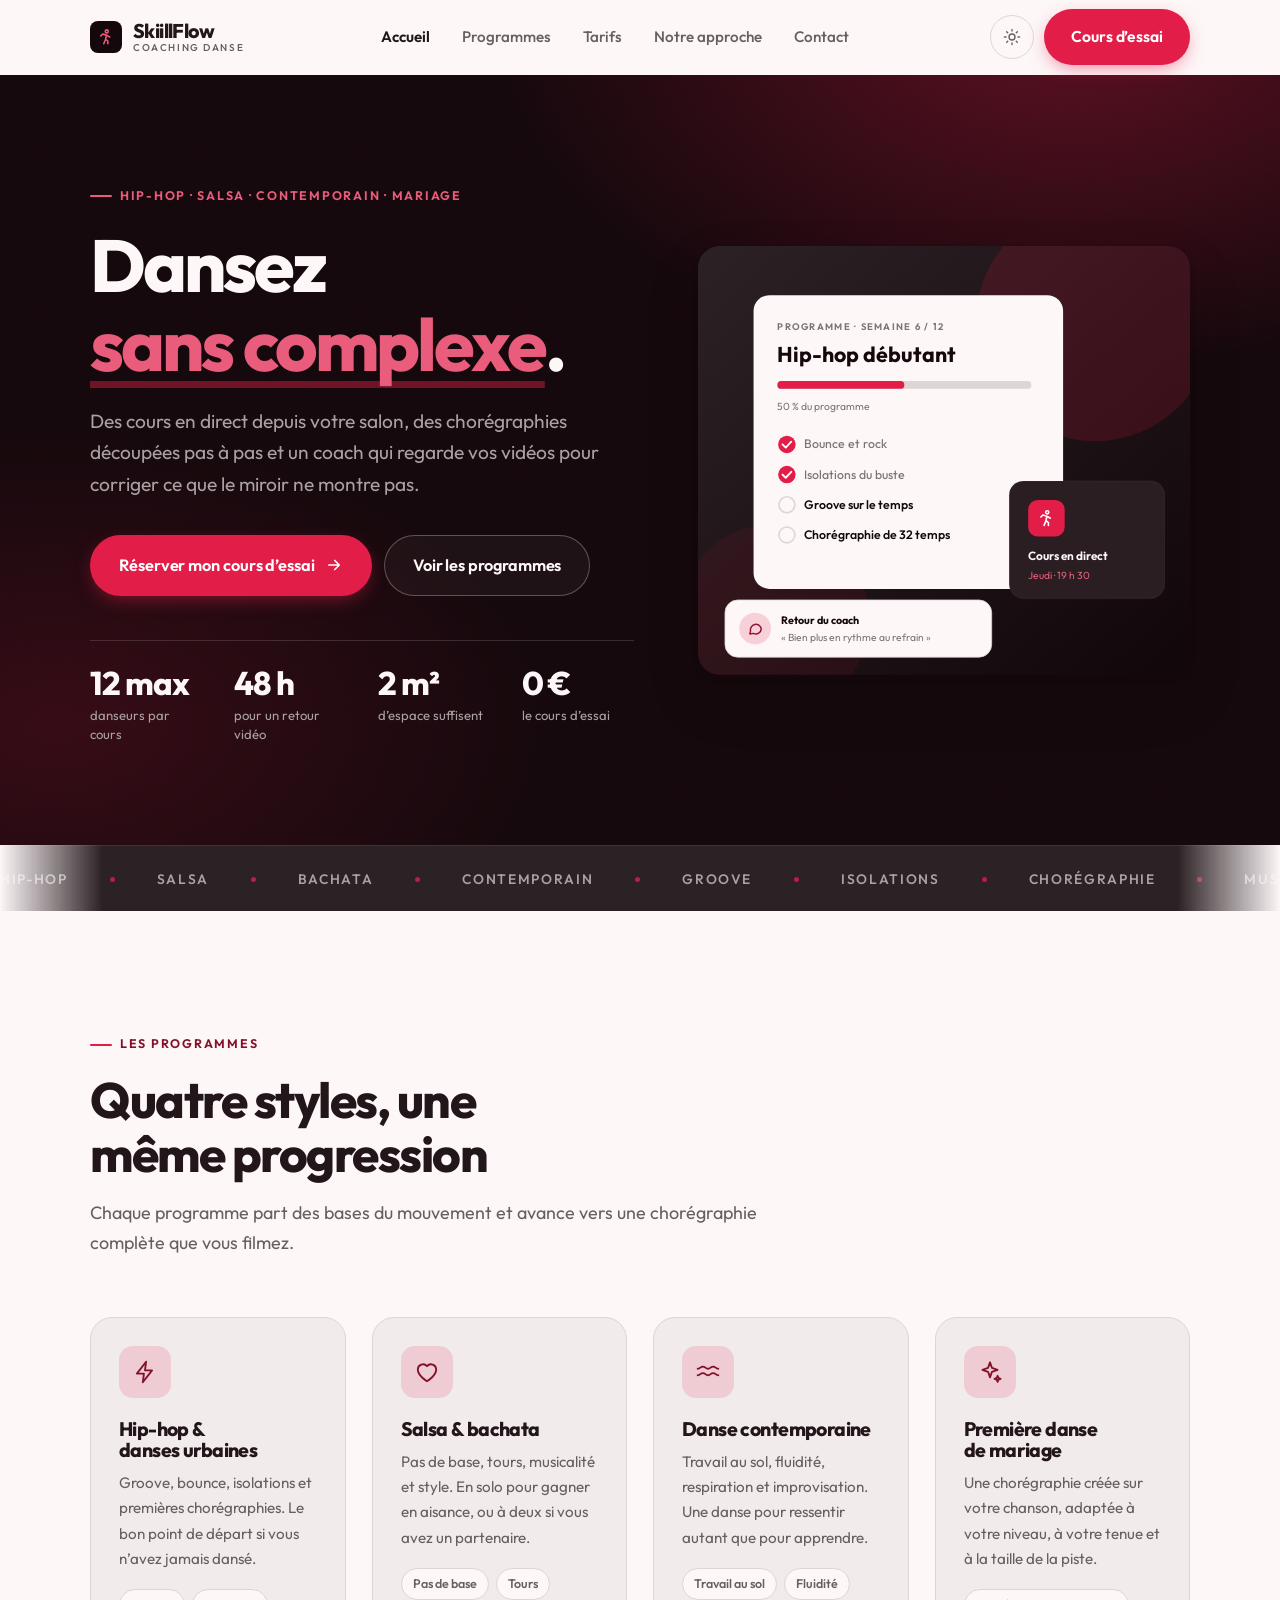
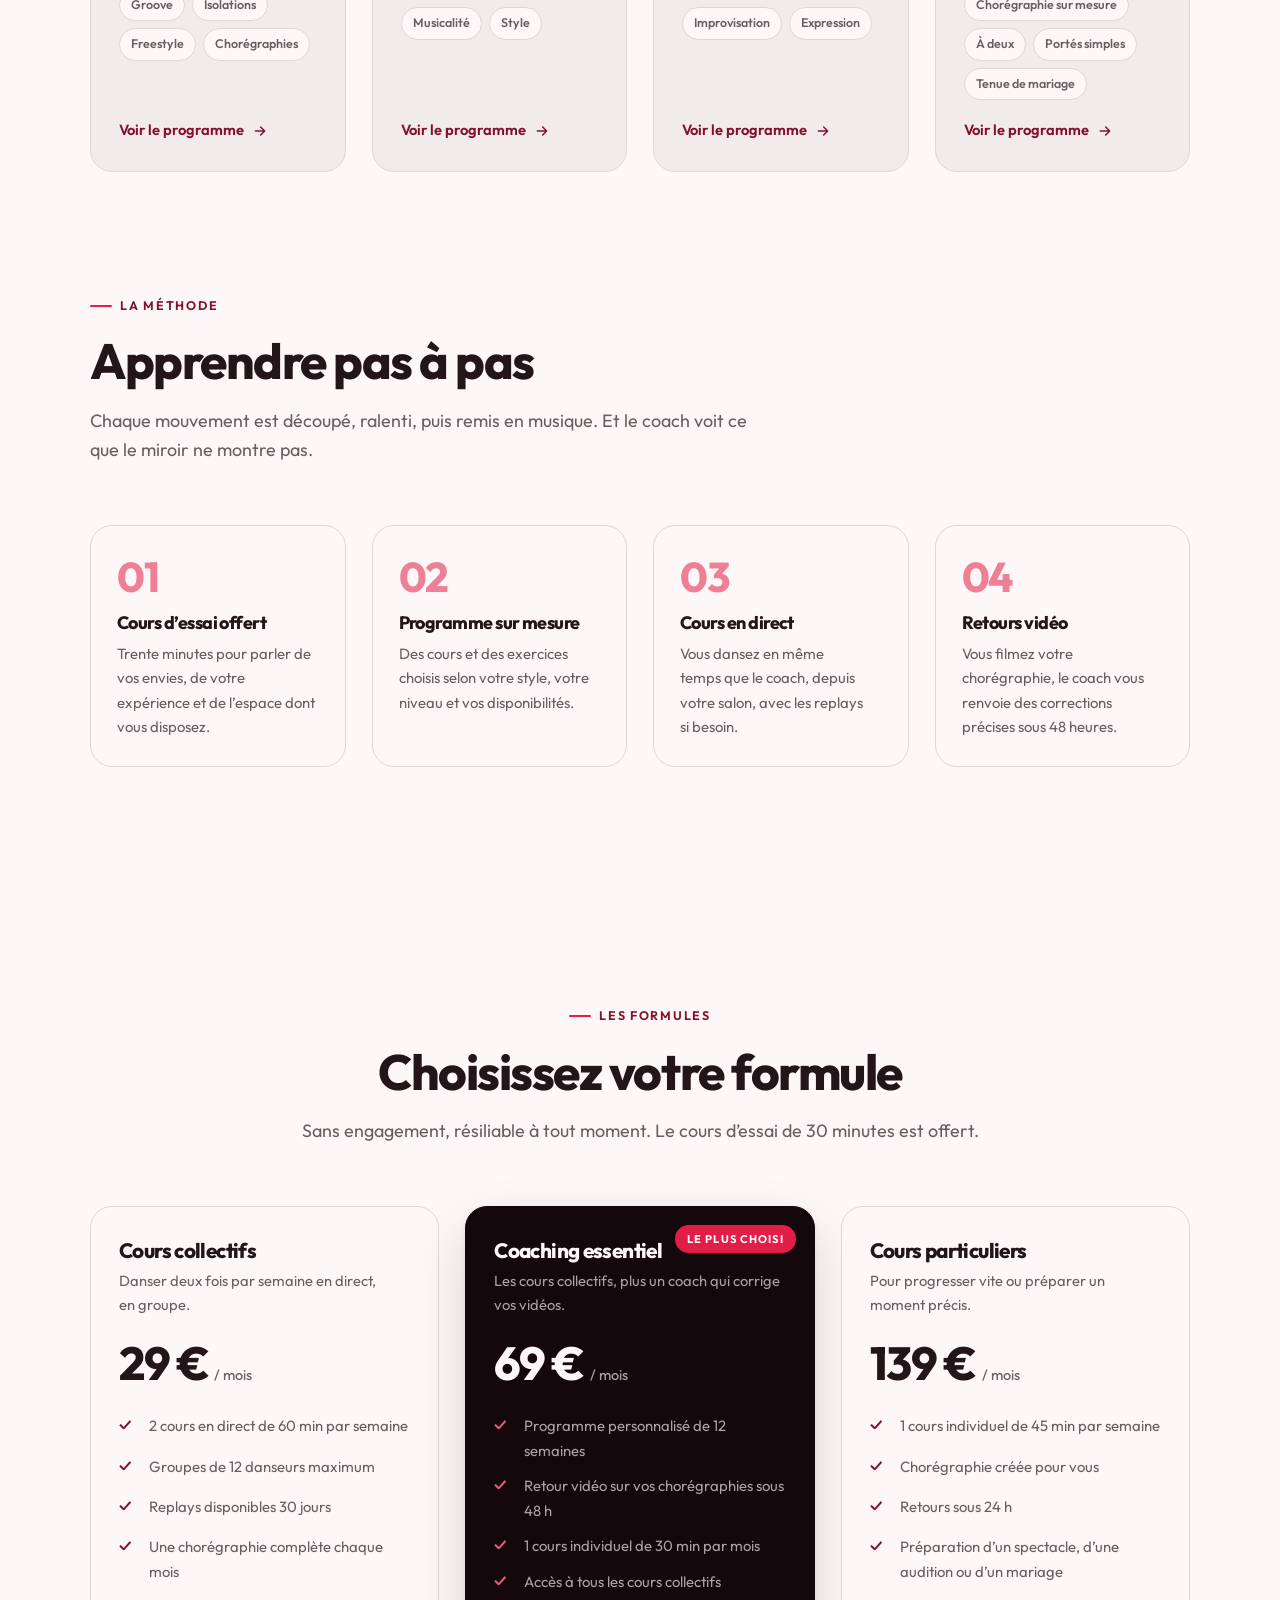
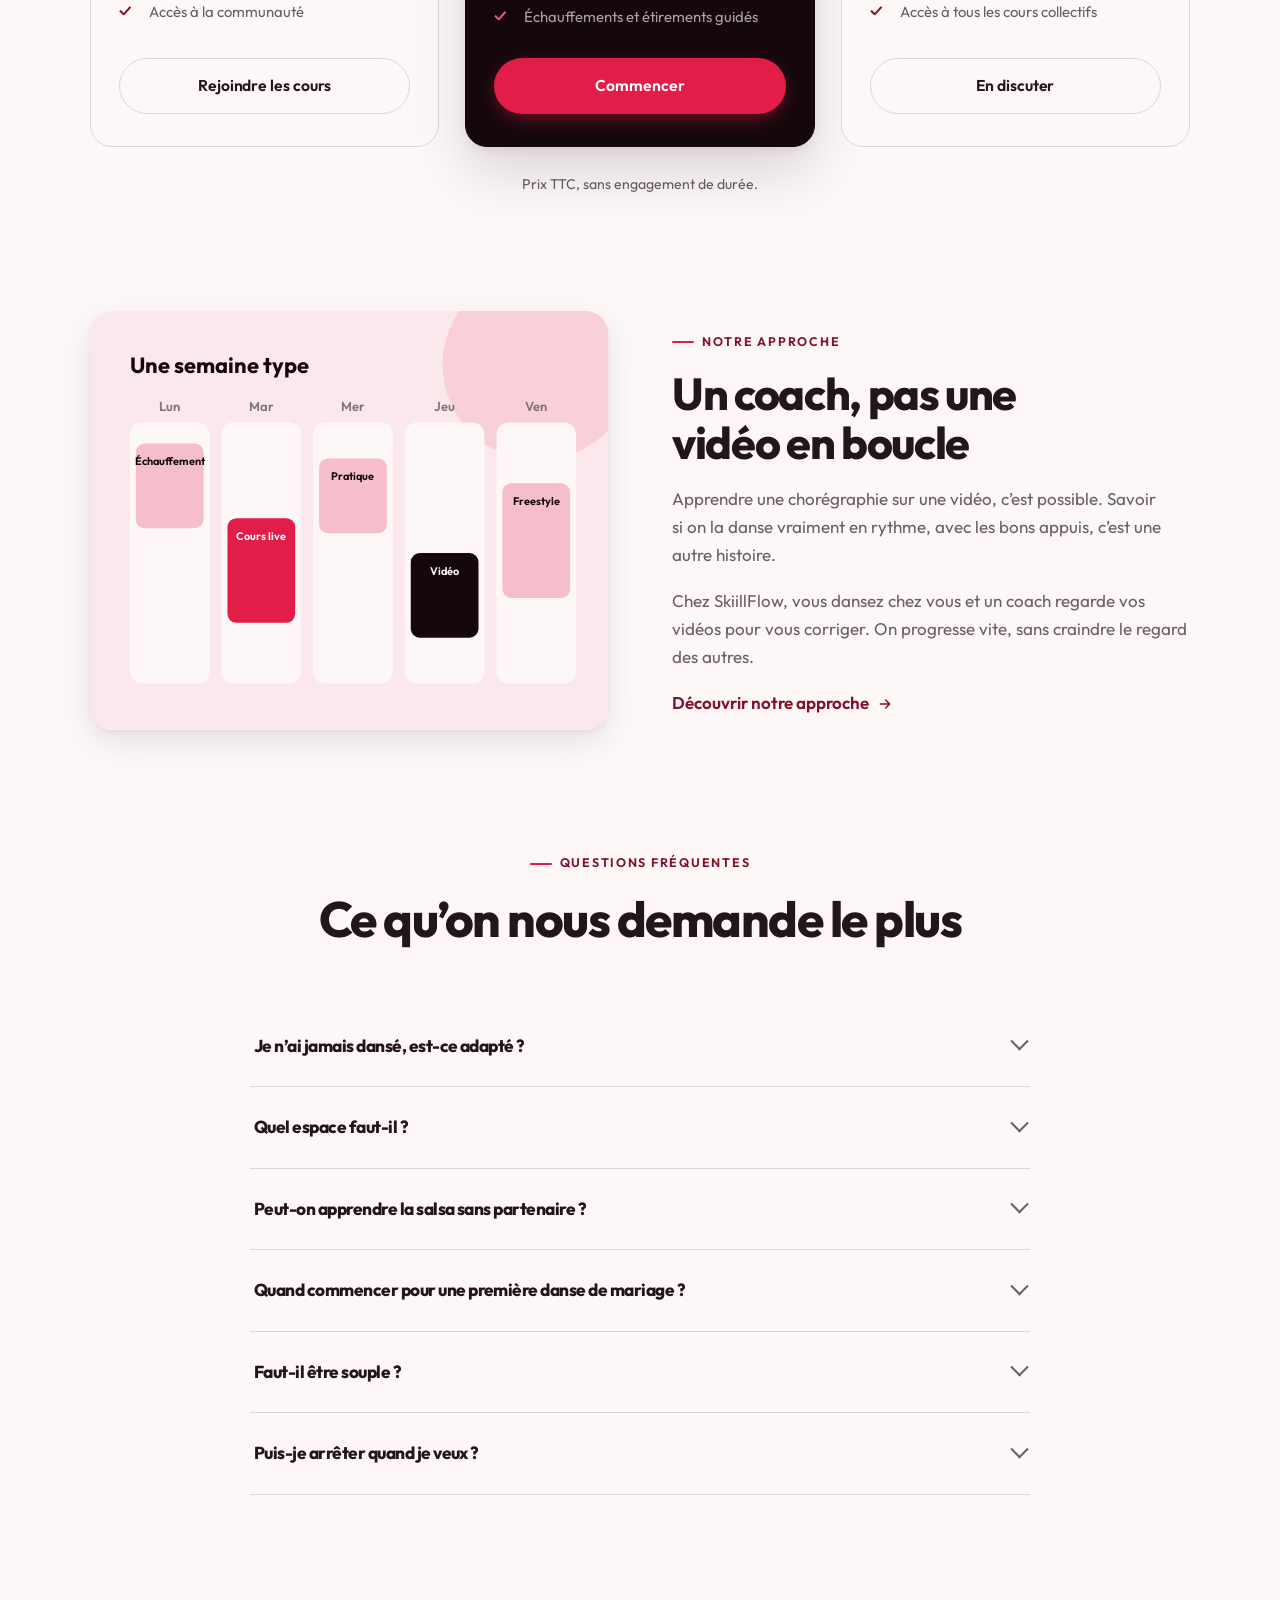
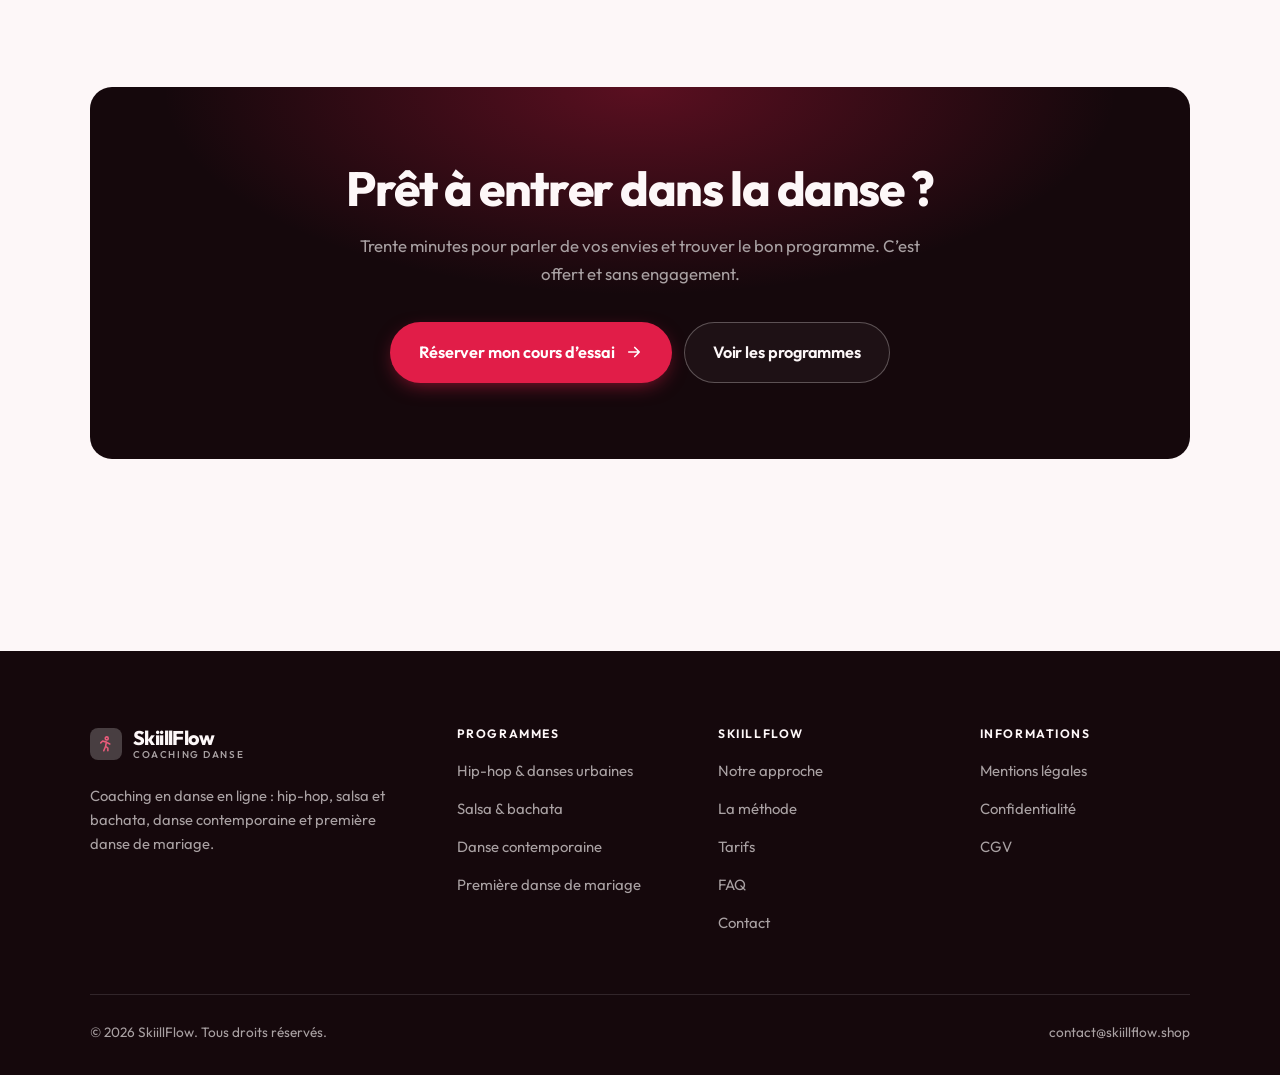
<file: index.html>
<!DOCTYPE html>
<html lang="fr" class="no-js">
<head>
<meta charset="utf-8">
<meta name="viewport" content="width=device-width, initial-scale=1">
<title>SkiillFlow — Coaching danse en ligne : hip-hop, salsa, contemporain</title>
<meta name="description" content="Cours de danse en ligne avec un coach : hip-hop, salsa et bachata, contemporain, première danse de mariage. Cours en direct, retours vidéo, cours d’essai offert.">
<link rel="canonical" href="https://skiillflow.shop/">

<meta property="og:type" content="website">
<meta property="og:url" content="https://skiillflow.shop/">
<meta property="og:site_name" content="SkiillFlow">
<meta property="og:locale" content="fr_FR">
<meta property="og:title" content="SkiillFlow — Coaching danse en ligne : hip-hop, salsa, contemporain">
<meta property="og:description" content="Cours de danse en ligne avec un coach : hip-hop, salsa et bachata, contemporain, première danse de mariage. Cours en direct, retours vidéo, cours d’essai offert.">
<meta name="theme-color" content="#15080c">

<link rel="icon" href="assets/img/favicon.svg" type="image/svg+xml">
<link rel="preconnect" href="https://fonts.googleapis.com">
<link rel="preconnect" href="https://fonts.gstatic.com" crossorigin>
<link rel="stylesheet" href="https://fonts.googleapis.com/css2?family=Outfit:wght@400..800&display=swap">
<link rel="stylesheet" href="assets/css/style.css">

<!-- Thème appliqué avant le premier rendu (évite le flash) -->
<script>
document.documentElement.classList.remove('no-js');
(function(){try{var t=localStorage.getItem('site-theme');if(t){document.documentElement.setAttribute('data-theme',t);}}catch(e){}})();
</script>
<script type="application/ld+json">
{
  "@context": "https://schema.org",
  "@type": "Organization",
  "name": "SkiillFlow",
  "url": "https://skiillflow.shop/",
  "email": "contact@skiillflow.shop",
  "description": "Cours de danse en ligne avec un coach : hip-hop, salsa et bachata, contemporain, première danse de mariage. Cours en direct, retours vidéo, cours d’essai offert.",
  "areaServed": "FR",
  "knowsLanguage": "fr"
}
</script>
</head>

<body>
<a class="skip-link" href="#main">Aller au contenu principal</a>

<header class="site-header">
  <nav class="wrap nav" aria-label="Navigation principale">
    <a class="brand" href="index.html">
      <svg class="brand__mark" viewBox="0 0 64 64" aria-hidden="true">
        <rect class="bm-bg" width="64" height="64" rx="16"/>
        <g class="bm-ic" transform="translate(14 14) scale(1.5)" fill="none" stroke-width="2.1" stroke-linecap="round" stroke-linejoin="round"><circle cx="13" cy="4.5" r="2"/><path d="M9 21l2.5-6 3 2.5V21M11.5 15l1-5.5M12.5 9.5 17 12M12.5 9.5 7.5 8 5 10.5"/></g>
      </svg>
      <span>SkiillFlow<span class="brand__sub">Coaching danse</span></span>
    </a>

    <ul class="nav__links" id="nav-links">
      <li><a href="index.html" aria-current="page">Accueil</a></li>
      <li><a href="programmes.html">Programmes</a></li>
      <li><a href="index.html#tarifs">Tarifs</a></li>
      <li><a href="a-propos.html">Notre approche</a></li>
      <li><a href="contact.html">Contact</a></li>
      <li><a class="btn btn--primary" href="contact.html">Cours d’essai</a></li>
    </ul>

    <div class="nav__cta">
      <button class="theme-toggle" type="button" aria-label="Passer en thème sombre">
        <svg class="icon-sun" viewBox="0 0 24 24" fill="none" stroke="currentColor" stroke-width="1.8" stroke-linecap="round" aria-hidden="true"><circle cx="12" cy="12" r="4"/><path d="M12 2v2m0 16v2M2 12h2m16 0h2M4.9 4.9l1.4 1.4m11.4 11.4 1.4 1.4M19.1 4.9l-1.4 1.4M6.3 17.7l-1.4 1.4"/></svg>
        <svg class="icon-moon" viewBox="0 0 24 24" fill="none" stroke="currentColor" stroke-width="1.8" stroke-linecap="round" stroke-linejoin="round" aria-hidden="true"><path d="M21 12.8A9 9 0 1 1 11.2 3a7 7 0 0 0 9.8 9.8z"/></svg>
      </button>
      <a class="btn btn--primary" href="contact.html">Cours d’essai</a>
      <button class="nav__toggle" type="button" aria-expanded="false" aria-controls="nav-links" aria-label="Ouvrir le menu">
        <svg class="icon-open" viewBox="0 0 24 24" fill="none" stroke="currentColor" stroke-width="2" stroke-linecap="round" aria-hidden="true"><path d="M3 6h18M3 12h18M3 18h18"/></svg>
        <svg class="icon-close" viewBox="0 0 24 24" fill="none" stroke="currentColor" stroke-width="2" stroke-linecap="round" aria-hidden="true"><path d="M6 6l12 12M18 6L6 18"/></svg>
      </button>
    </div>
  </nav>
</header>

<main id="main">

<section class="hero">
  <div class="wrap hero__inner">
    <div>
      <span class="eyebrow hero__eyebrow">Hip-hop · Salsa · Contemporain · Mariage</span>
      <h1>Dansez<br> <em>sans complexe</em>.</h1>
      <p class="hero__lede">Des cours en direct depuis votre salon, des chorégraphies découpées pas à pas et un coach qui regarde vos vidéos pour corriger ce que le miroir ne montre pas.</p>

      <div class="hero__actions">
        <a class="btn btn--primary btn--lg" href="contact.html">Réserver mon cours d’essai <svg viewBox="0 0 24 24" fill="none" stroke="currentColor" stroke-width="2.2" stroke-linecap="round" stroke-linejoin="round" aria-hidden="true"><path d="M5 12h14M13 6l6 6-6 6"/></svg></a>
        <a class="btn btn--on-dark btn--lg" href="programmes.html">Voir les programmes</a>
      </div>

      <ul class="hero__proof">
        <li><span class="stat__num">12 max</span><span class="stat__label">danseurs par cours</span></li>
        <li><span class="stat__num">48 h</span><span class="stat__label">pour un retour vidéo</span></li>
        <li><span class="stat__num">2 m²</span><span class="stat__label">d’espace suffisent</span></li>
        <li><span class="stat__num">0 €</span><span class="stat__label">le cours d’essai</span></li>
      </ul>
    </div>

    <div class="hero__art">
      <svg viewBox="0 0 620 540" role="img" aria-label="Aperçu d’un programme de hip-hop en semaine 6 sur 12 : pas travaillés, prochain cours en direct et retour du coach.">
        <defs>
          <linearGradient id="hbg" x1="0" y1="0" x2="1" y2="1">
            <stop offset="0" stop-color="#2c2124"/><stop offset="1" stop-color="#11060a"/>
          </linearGradient>
        </defs>
        <rect width="620" height="540" rx="22" fill="url(#hbg)"/>
        <circle cx="500" cy="96" r="150" fill="#e11d48" opacity=".16"/>
        <circle cx="96" cy="470" r="120" fill="#e11d48" opacity=".08"/>

        <g style="font-family: var(--font-body)">
          <!-- Carte programme -->
          <rect x="70" y="62" width="390" height="370" rx="20" fill="#fdf7f8"/>
          <text x="100" y="106" font-size="12" font-weight="650" letter-spacing="1.6" fill="#7d7476">PROGRAMME · SEMAINE 6 / 12</text>
          <text x="100" y="146" font-size="27" font-weight="700" fill="#15080c" style="font-family: var(--font-display)">Hip-hop débutant</text>
          <rect x="100" y="170" width="320" height="10" rx="5" fill="#ddd6d7"/>
          <rect x="100" y="170" width="160" height="10" rx="5" fill="#e11d48"/>
          <text x="100" y="206" font-size="13" fill="#7d7476">50 % du programme</text>
          <circle cx="112" cy="250" r="11" fill="#e11d48"/><path d="M106.5 250l4 4 7-7.5" fill="none" stroke="#ffffff" stroke-width="2.4" stroke-linecap="round" stroke-linejoin="round"/><text x="134" y="255" font-size="15.5" fill="#7d7476" font-weight="450">Bounce et rock</text>
          <circle cx="112" cy="288" r="11" fill="#e11d48"/><path d="M106.5 288l4 4 7-7.5" fill="none" stroke="#ffffff" stroke-width="2.4" stroke-linecap="round" stroke-linejoin="round"/><text x="134" y="293" font-size="15.5" fill="#7d7476" font-weight="450">Isolations du buste</text>
          <circle cx="112" cy="326" r="10" fill="none" stroke="#ddd6d7" stroke-width="2"/><text x="134" y="331" font-size="15.5" fill="#15080c" font-weight="560">Groove sur le temps</text>
          <circle cx="112" cy="364" r="10" fill="none" stroke="#ddd6d7" stroke-width="2"/><text x="134" y="369" font-size="15.5" fill="#15080c" font-weight="560">Chorégraphie de 32 temps</text>

          <!-- Carte séance -->
          <rect x="392" y="296" width="196" height="148" rx="18" fill="#2a1e22" stroke="#ffffff" stroke-opacity=".08"/>
          <rect x="416" y="320" width="46" height="46" rx="12" fill="#e11d48"/>
          <g transform="translate(427 331)" fill="none" stroke="#ffffff" color="#ffffff" stroke-width="2" stroke-linecap="round" stroke-linejoin="round"><circle cx="13" cy="4.5" r="2"/><path d="M9 21l2.5-6 3 2.5V21M11.5 15l1-5.5M12.5 9.5 17 12M12.5 9.5 7.5 8 5 10.5"/></g>
          <text x="416" y="396" font-size="15" font-weight="650" fill="#fdf7f8">Cours en direct</text>
          <text x="416" y="420" font-size="13" fill="#e95c7b">Jeudi · 19 h 30</text>

          <!-- Retour du coach -->
          <rect x="34" y="446" width="336" height="72" rx="16" fill="#fdf7f8" stroke="#ddd6d7"/>
          <circle cx="72" cy="482" r="20" fill="#f8d0d8"/>
          <g transform="translate(62 472) scale(.84)" fill="none" stroke="#92132f" stroke-width="2.2" stroke-linecap="round" stroke-linejoin="round"><path d="M21 12a8 8 0 0 1-11.6 7.1L4 20l1-4.6A8 8 0 1 1 21 12z"/></g>
          <text x="104" y="476" font-size="13.5" font-weight="700" fill="#15080c">Retour du coach</text>
          <text x="104" y="498" font-size="13" fill="#7d7476">« Bien plus en rythme au refrain »</text>
        </g>
      </svg>
    </div>
  </div>
</section>

<div class="marquee" aria-hidden="true">
  <div class="marquee__track"><span>Hip-hop</span><span>Salsa</span><span>Bachata</span><span>Contemporain</span><span>Groove</span><span>Isolations</span><span>Chorégraphie</span><span>Musicalité</span><span>Freestyle</span><span>Première danse</span><span>Hip-hop</span><span>Salsa</span><span>Bachata</span><span>Contemporain</span><span>Groove</span><span>Isolations</span><span>Chorégraphie</span><span>Musicalité</span><span>Freestyle</span><span>Première danse</span></div>
</div>

<section class="section wrap" id="programmes">
  <div class="section-head reveal">
    <span class="eyebrow">Les programmes</span>
    <h2>Quatre styles, une même progression</h2>
    <p>Chaque programme part des bases du mouvement et avance vers une chorégraphie complète que vous filmez.</p>
  </div>
  <div class="grid grid--4 reveal-group">
    <a class="card" href="programmes.html#hip-hop">
      <div class="card__icon"><svg viewBox="0 0 24 24" fill="none" stroke="currentColor" stroke-width="1.7" stroke-linecap="round" stroke-linejoin="round" aria-hidden="true"><path d="M13 2.5 4.5 13.5H11l-1 8 8.5-11H12z"/></svg></div>
      <h3>Hip-hop &amp; danses urbaines</h3>
      <p>Groove, bounce, isolations et premières chorégraphies. Le bon point de départ si vous n’avez jamais dansé.</p>
      <ul class="tags"><li>Groove</li><li>Isolations</li><li>Freestyle</li><li>Chorégraphies</li></ul>
      <span class="arrow-link">Voir le programme <svg viewBox="0 0 24 24" fill="none" stroke="currentColor" stroke-width="2.2" stroke-linecap="round" stroke-linejoin="round" aria-hidden="true"><path d="M5 12h14M13 6l6 6-6 6"/></svg></span>
    </a>
    <a class="card" href="programmes.html#salsa">
      <div class="card__icon"><svg viewBox="0 0 24 24" fill="none" stroke="currentColor" stroke-width="1.7" stroke-linecap="round" stroke-linejoin="round" aria-hidden="true"><path d="M12 20.5s-8.5-4.8-8.5-11A4.8 4.8 0 0 1 12 6.6a4.8 4.8 0 0 1 8.5 2.9c0 6.2-8.5 11-8.5 11z"/></svg></div>
      <h3>Salsa &amp; bachata</h3>
      <p>Pas de base, tours, musicalité et style. En solo pour gagner en aisance, ou à deux si vous avez un partenaire.</p>
      <ul class="tags"><li>Pas de base</li><li>Tours</li><li>Musicalité</li><li>Style</li></ul>
      <span class="arrow-link">Voir le programme <svg viewBox="0 0 24 24" fill="none" stroke="currentColor" stroke-width="2.2" stroke-linecap="round" stroke-linejoin="round" aria-hidden="true"><path d="M5 12h14M13 6l6 6-6 6"/></svg></span>
    </a>
    <a class="card" href="programmes.html#contemporain">
      <div class="card__icon"><svg viewBox="0 0 24 24" fill="none" stroke="currentColor" stroke-width="1.7" stroke-linecap="round" stroke-linejoin="round" aria-hidden="true"><path d="M2.5 9c2.4 0 2.4-2 4.75-2s2.4 2 4.75 2 2.4-2 4.75-2 2.4 2 4.75 2M2.5 15c2.4 0 2.4-2 4.75-2s2.4 2 4.75 2 2.4-2 4.75-2 2.4 2 4.75 2"/></svg></div>
      <h3>Danse contemporaine</h3>
      <p>Travail au sol, fluidité, respiration et improvisation. Une danse pour ressentir autant que pour apprendre.</p>
      <ul class="tags"><li>Travail au sol</li><li>Fluidité</li><li>Improvisation</li><li>Expression</li></ul>
      <span class="arrow-link">Voir le programme <svg viewBox="0 0 24 24" fill="none" stroke="currentColor" stroke-width="2.2" stroke-linecap="round" stroke-linejoin="round" aria-hidden="true"><path d="M5 12h14M13 6l6 6-6 6"/></svg></span>
    </a>
    <a class="card" href="programmes.html#mariage">
      <div class="card__icon"><svg viewBox="0 0 24 24" fill="none" stroke="currentColor" stroke-width="1.7" stroke-linecap="round" stroke-linejoin="round" aria-hidden="true"><path d="M12 3l1.8 5.2L19 10l-5.2 1.8L12 17l-1.8-5.2L5 10l5.2-1.8zM19 15.5l.8 2 2 .8-2 .8-.8 2-.8-2-2-.8 2-.8z"/></svg></div>
      <h3>Première danse de mariage</h3>
      <p>Une chorégraphie créée sur votre chanson, adaptée à votre niveau, à votre tenue et à la taille de la piste.</p>
      <ul class="tags"><li>Chorégraphie sur mesure</li><li>À deux</li><li>Portés simples</li><li>Tenue de mariage</li></ul>
      <span class="arrow-link">Voir le programme <svg viewBox="0 0 24 24" fill="none" stroke="currentColor" stroke-width="2.2" stroke-linecap="round" stroke-linejoin="round" aria-hidden="true"><path d="M5 12h14M13 6l6 6-6 6"/></svg></span>
    </a>
  </div>
</section>

<section class="section section--flush wrap" id="methode">
  <div class="section-head reveal">
    <span class="eyebrow">La méthode</span>
    <h2>Apprendre pas à pas</h2>
    <p>Chaque mouvement est découpé, ralenti, puis remis en musique. Et le coach voit ce que le miroir ne montre pas.</p>
  </div>
  <div class="grid grid--4 steps reveal-group">
    <article class="step">
      <h3>Cours d’essai offert</h3>
      <p>Trente minutes pour parler de vos envies, de votre expérience et de l’espace dont vous disposez.</p>
    </article>
    <article class="step">
      <h3>Programme sur mesure</h3>
      <p>Des cours et des exercices choisis selon votre style, votre niveau et vos disponibilités.</p>
    </article>
    <article class="step">
      <h3>Cours en direct</h3>
      <p>Vous dansez en même temps que le coach, depuis votre salon, avec les replays si besoin.</p>
    </article>
    <article class="step">
      <h3>Retours vidéo</h3>
      <p>Vous filmez votre chorégraphie, le coach vous renvoie des corrections précises sous 48 heures.</p>
    </article>
  </div>
</section>

<section class="section wrap" id="tarifs">
  <div class="section-head section-head--center reveal">
    <span class="eyebrow">Les formules</span>
    <h2>Choisissez votre formule</h2>
    <p>Sans engagement, résiliable à tout moment. Le cours d’essai de 30 minutes est offert.</p>
  </div>
  <div class="grid grid--3 plans reveal-group">
    <article class="plan">
      
      <h3>Cours collectifs</h3>
      <p class="plan__desc">Danser deux fois par semaine en direct, en groupe.</p>
      <p class="plan__price">29 €<span class="plan__period">/ mois</span></p>
      <ul class="plan__features">
        <li>2 cours en direct de 60 min par semaine</li>
        <li>Groupes de 12 danseurs maximum</li>
        <li>Replays disponibles 30 jours</li>
        <li>Une chorégraphie complète chaque mois</li>
        <li>Accès à la communauté</li>
      </ul>
      <a class="btn btn--ghost btn--block" href="contact.html">Rejoindre les cours</a>
    </article>
    <article class="plan plan--featured">
      <span class="plan__tag">Le plus choisi</span>
      <h3>Coaching essentiel</h3>
      <p class="plan__desc">Les cours collectifs, plus un coach qui corrige vos vidéos.</p>
      <p class="plan__price">69 €<span class="plan__period">/ mois</span></p>
      <ul class="plan__features">
        <li>Programme personnalisé de 12 semaines</li>
        <li>Retour vidéo sur vos chorégraphies sous 48 h</li>
        <li>1 cours individuel de 30 min par mois</li>
        <li>Accès à tous les cours collectifs</li>
        <li>Échauffements et étirements guidés</li>
      </ul>
      <a class="btn btn--primary btn--block" href="contact.html">Commencer</a>
    </article>
    <article class="plan">
      
      <h3>Cours particuliers</h3>
      <p class="plan__desc">Pour progresser vite ou préparer un moment précis.</p>
      <p class="plan__price">139 €<span class="plan__period">/ mois</span></p>
      <ul class="plan__features">
        <li>1 cours individuel de 45 min par semaine</li>
        <li>Chorégraphie créée pour vous</li>
        <li>Retours sous 24 h</li>
        <li>Préparation d’un spectacle, d’une audition ou d’un mariage</li>
        <li>Accès à tous les cours collectifs</li>
      </ul>
      <a class="btn btn--ghost btn--block" href="contact.html">En discuter</a>
    </article>
  </div>
  <p class="plans-note">Prix TTC, sans engagement de durée.</p>
</section>

<section class="section section--flush wrap">
  <div class="split reveal">
    <div class="split__art">
      <svg viewBox="0 0 520 420" role="img" aria-label="Exemple de semaine type : Échauffement, Cours live, Pratique, Vidéo, Freestyle.">
        <rect width="520" height="420" rx="20" fill="#fbe8ec"/>
        <circle cx="450" cy="54" r="96" fill="#e11d48" opacity=".12"/>
        <g style="font-family: var(--font-body)">
        <text x="40" y="62" font-size="22" font-weight="700" fill="#15080c" style="font-family: var(--font-display)">Une semaine type</text>
        <text x="80" y="100" text-anchor="middle" font-size="13" font-weight="600" fill="#7d7476">Lun</text>
        <rect x="40" y="112" width="80" height="262" rx="12" fill="#fdf7f8"/>
        <rect x="46" y="133" width="68" height="85" rx="9" fill="#f6beca"/>
        <text x="80" y="155" text-anchor="middle" font-size="11" font-weight="650" fill="#15080c">Échauffement</text>
        <text x="172" y="100" text-anchor="middle" font-size="13" font-weight="600" fill="#7d7476">Mar</text>
        <rect x="132" y="112" width="80" height="262" rx="12" fill="#fdf7f8"/>
        <rect x="138" y="208" width="68" height="105" rx="9" fill="#e11d48"/>
        <text x="172" y="230" text-anchor="middle" font-size="11" font-weight="650" fill="#ffffff">Cours live</text>
        <text x="264" y="100" text-anchor="middle" font-size="13" font-weight="600" fill="#7d7476">Mer</text>
        <rect x="224" y="112" width="80" height="262" rx="12" fill="#fdf7f8"/>
        <rect x="230" y="148" width="68" height="75" rx="9" fill="#f6beca"/>
        <text x="264" y="170" text-anchor="middle" font-size="11" font-weight="650" fill="#15080c">Pratique</text>
        <text x="356" y="100" text-anchor="middle" font-size="13" font-weight="600" fill="#7d7476">Jeu</text>
        <rect x="316" y="112" width="80" height="262" rx="12" fill="#fdf7f8"/>
        <rect x="322" y="243" width="68" height="85" rx="9" fill="#15080c"/>
        <text x="356" y="265" text-anchor="middle" font-size="11" font-weight="650" fill="#fdf7f8">Vidéo</text>
        <text x="448" y="100" text-anchor="middle" font-size="13" font-weight="600" fill="#7d7476">Ven</text>
        <rect x="408" y="112" width="80" height="262" rx="12" fill="#fdf7f8"/>
        <rect x="414" y="173" width="68" height="115" rx="9" fill="#f6beca"/>
        <text x="448" y="195" text-anchor="middle" font-size="11" font-weight="650" fill="#15080c">Freestyle</text>
        </g>
      </svg>
    </div>
    <div>
      <span class="eyebrow">Notre approche</span>
      <h2>Un coach, pas une vidéo en boucle</h2>
      <p>Apprendre une chorégraphie sur une vidéo, c’est possible. Savoir si on la danse vraiment en rythme, avec les bons appuis, c’est une autre histoire.</p>
      <p>Chez SkiillFlow, vous dansez chez vous et un coach regarde vos vidéos pour vous corriger. On progresse vite, sans craindre le regard des autres.</p>
      <p><a class="arrow-link" href="a-propos.html">Découvrir notre approche <svg viewBox="0 0 24 24" fill="none" stroke="currentColor" stroke-width="2.2" stroke-linecap="round" stroke-linejoin="round" aria-hidden="true"><path d="M5 12h14M13 6l6 6-6 6"/></svg></a></p>
    </div>
  </div>
</section>

<section class="section section--flush wrap" id="faq">
  <div class="section-head section-head--center reveal">
    <span class="eyebrow">Questions fréquentes</span>
    <h2>Ce qu’on nous demande le plus</h2>
  </div>
  <div class="faq reveal">
    <details>
      <summary>Je n’ai jamais dansé, est-ce adapté ?</summary>
      <p>Oui. Les programmes Hip-hop et Contemporain partent de zéro, et la première danse de mariage ne demande aucun niveau.</p>
    </details>
    <details>
      <summary>Quel espace faut-il ?</summary>
      <p>Environ 2 m² dégagés, un sol non glissant et un téléphone pour vous filmer. Un grand miroir est un plus, pas une obligation.</p>
    </details>
    <details>
      <summary>Peut-on apprendre la salsa sans partenaire ?</summary>
      <p>Oui. Le programme travaille d’abord le rythme, les pas et le style en solo. Les figures de couple s’ajoutent si vous vous entraînez à deux.</p>
    </details>
    <details>
      <summary>Quand commencer pour une première danse de mariage ?</summary>
      <p>Idéalement deux à trois mois avant la date. Six semaines restent possibles avec deux séances par semaine.</p>
    </details>
    <details>
      <summary>Faut-il être souple ?</summary>
      <p>Non. Les échauffements et étirements guidés améliorent la souplesse, mais aucun programme n’en demande au départ. En cas de douleur ou de problème articulaire, demandez l’avis d’un médecin.</p>
    </details>
    <details>
      <summary>Puis-je arrêter quand je veux ?</summary>
      <p>Oui. Aucune formule n’a d’engagement : vous résiliez à tout moment et l’accès reste ouvert jusqu’à la fin du mois déjà payé.</p>
    </details>
  </div>
</section>

<section class="wrap section--tight">
  <div class="cta-band reveal">
    <h2>Prêt à entrer dans la danse ?</h2>
    <p>Trente minutes pour parler de vos envies et trouver le bon programme. C’est offert et sans engagement.</p>
    <div class="hero__actions">
      <a class="btn btn--primary btn--lg" href="contact.html">Réserver mon cours d’essai <svg viewBox="0 0 24 24" fill="none" stroke="currentColor" stroke-width="2.2" stroke-linecap="round" stroke-linejoin="round" aria-hidden="true"><path d="M5 12h14M13 6l6 6-6 6"/></svg></a>
      <a class="btn btn--on-dark btn--lg" href="programmes.html">Voir les programmes</a>
    </div>
  </div>
</section>

</main>

<footer class="site-footer">
  <div class="wrap">
    <div class="footer__grid">
      <div class="footer__brand">
        <a class="brand" href="index.html">
          <svg class="brand__mark" viewBox="0 0 64 64" aria-hidden="true">
        <rect class="bm-bg" width="64" height="64" rx="16"/>
        <g class="bm-ic" transform="translate(14 14) scale(1.5)" fill="none" stroke-width="2.1" stroke-linecap="round" stroke-linejoin="round"><circle cx="13" cy="4.5" r="2"/><path d="M9 21l2.5-6 3 2.5V21M11.5 15l1-5.5M12.5 9.5 17 12M12.5 9.5 7.5 8 5 10.5"/></g>
      </svg>
          <span>SkiillFlow<span class="brand__sub">Coaching danse</span></span>
        </a>
        <p>Coaching en danse en ligne : hip-hop, salsa et bachata, danse contemporaine et première danse de mariage.</p>
      </div>

      <div class="footer__col">
        <h4>Programmes</h4>
        <ul>
          <li><a href="programmes.html#hip-hop">Hip-hop &amp; danses urbaines</a></li>
          <li><a href="programmes.html#salsa">Salsa &amp; bachata</a></li>
          <li><a href="programmes.html#contemporain">Danse contemporaine</a></li>
          <li><a href="programmes.html#mariage">Première danse de mariage</a></li>
        </ul>
      </div>

      <div class="footer__col">
        <h4>SkiillFlow</h4>
        <ul>
          <li><a href="a-propos.html">Notre approche</a></li>
          <li><a href="index.html#methode">La méthode</a></li>
          <li><a href="index.html#tarifs">Tarifs</a></li>
          <li><a href="index.html#faq">FAQ</a></li>
          <li><a href="contact.html">Contact</a></li>
        </ul>
      </div>

      <div class="footer__col">
        <h4>Informations</h4>
        <ul>
          <li><a href="mentions-legales.html">Mentions légales</a></li>
          <li><a href="mentions-legales.html#confidentialite">Confidentialité</a></li>
          <li><a href="mentions-legales.html#cgv">CGV</a></li>
        </ul>
      </div>
    </div>

    <div class="footer__bottom">
      <p>© <span data-year>2026</span> SkiillFlow. Tous droits réservés.</p>
      <p><a href="mailto:contact@skiillflow.shop">contact@skiillflow.shop</a></p>
    </div>
  </div>
</footer>

<script src="assets/js/main.js" defer></script>
</body>
</html>
</file>
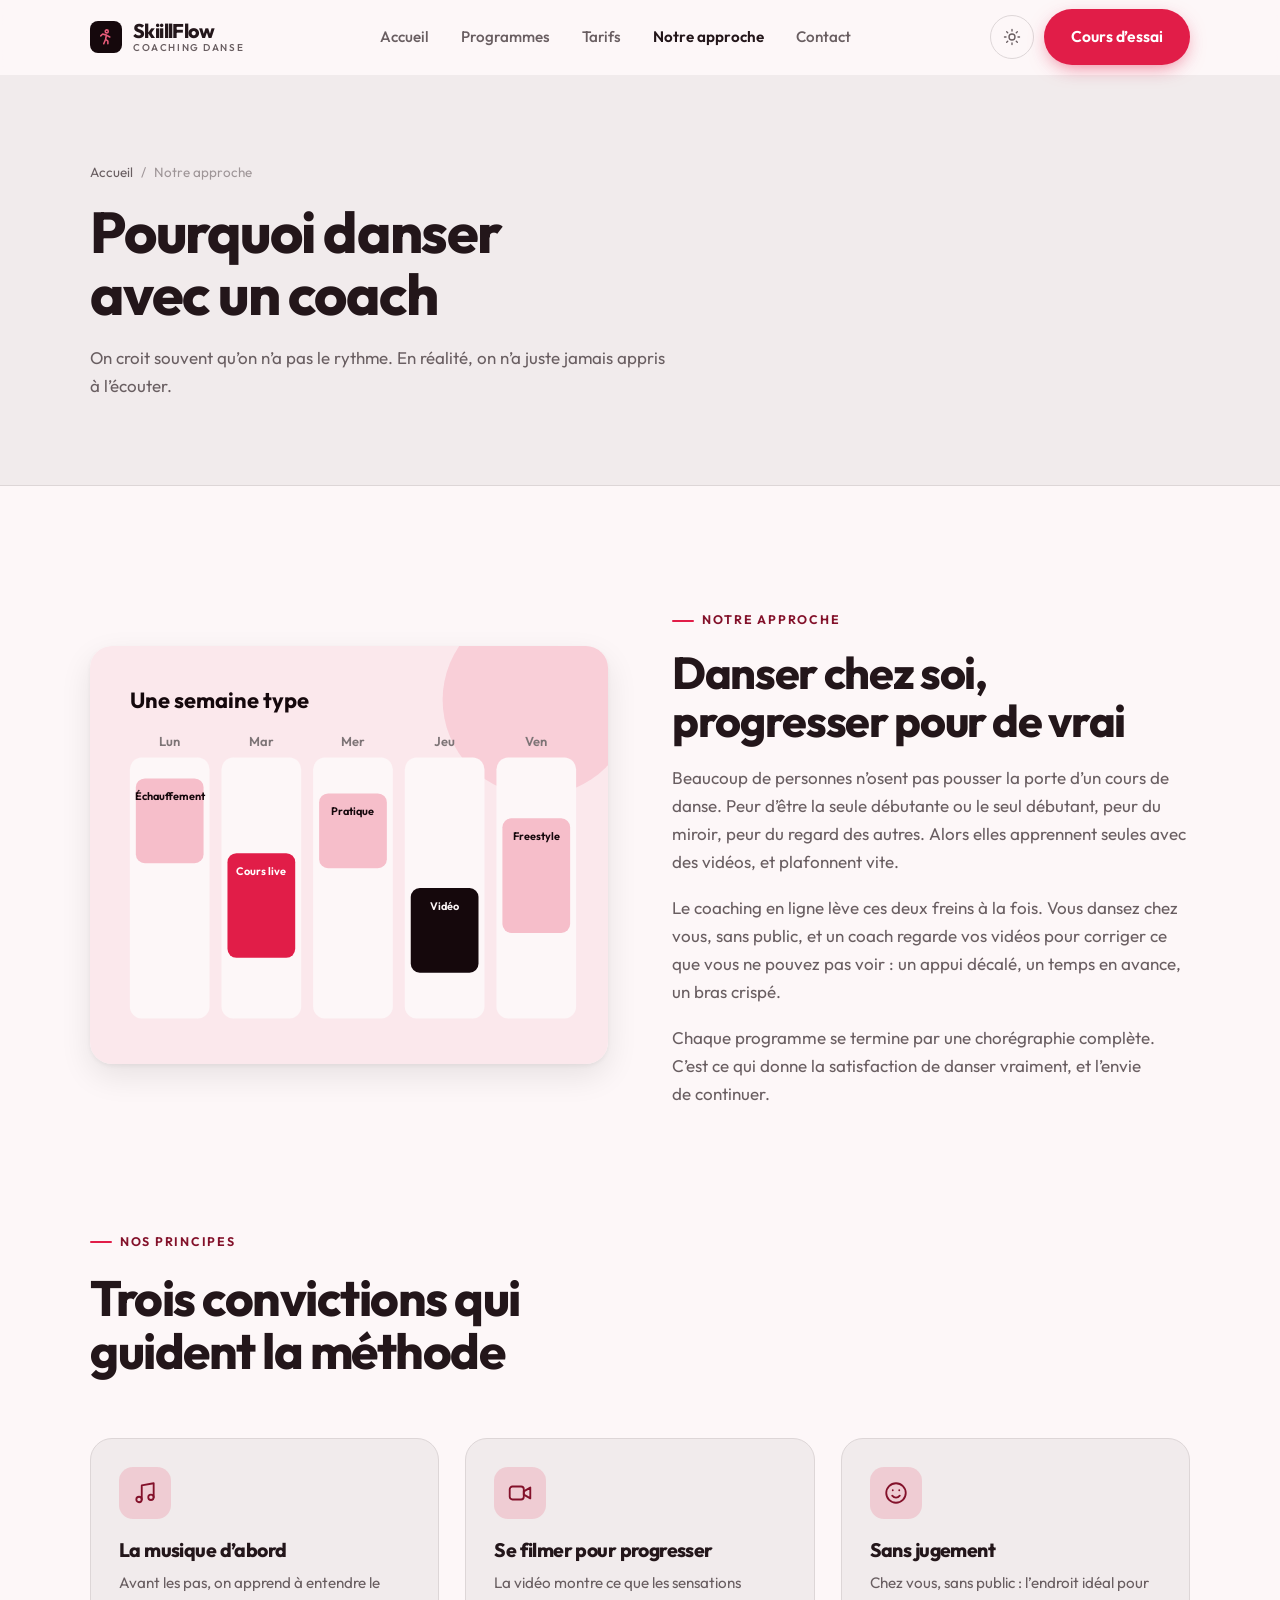
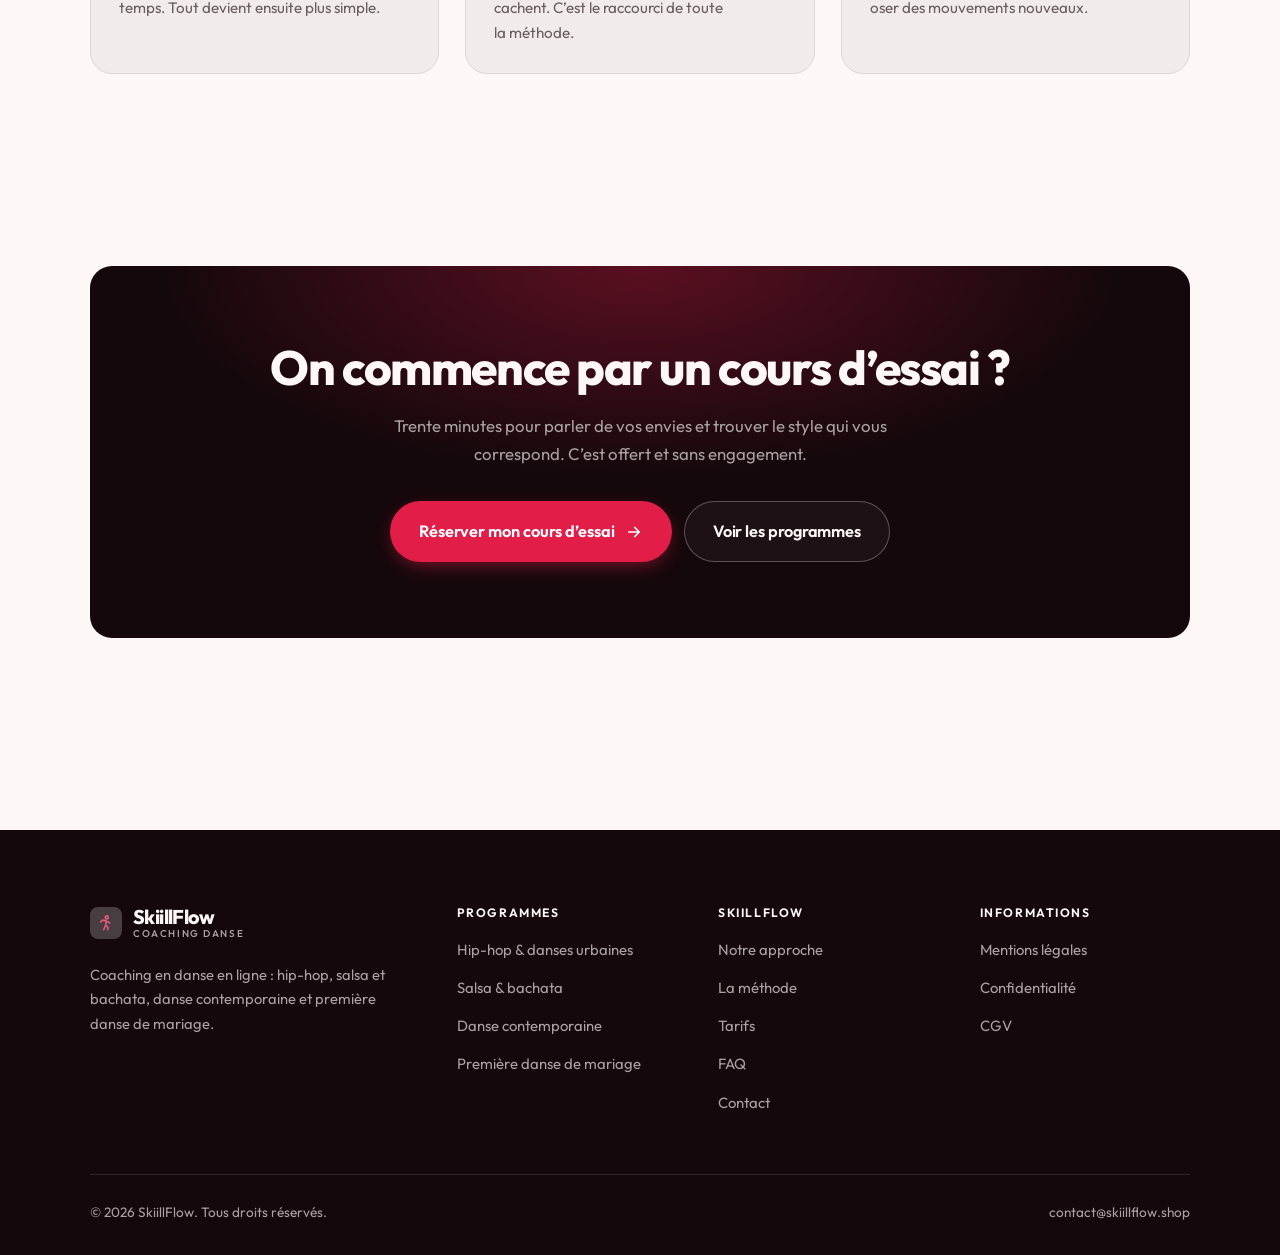
<file: a-propos.html>
<!DOCTYPE html>
<html lang="fr" class="no-js">
<head>
<meta charset="utf-8">
<meta name="viewport" content="width=device-width, initial-scale=1">
<title>Notre approche — SkiillFlow</title>
<meta name="description" content="Pourquoi apprendre à danser avec un coach plutôt qu’avec des vidéos, et les principes de SkiillFlow.">
<link rel="canonical" href="https://skiillflow.shop/a-propos.html">

<meta property="og:type" content="website">
<meta property="og:url" content="https://skiillflow.shop/a-propos.html">
<meta property="og:site_name" content="SkiillFlow">
<meta property="og:locale" content="fr_FR">
<meta property="og:title" content="Notre approche — SkiillFlow">
<meta property="og:description" content="Pourquoi apprendre à danser avec un coach plutôt qu’avec des vidéos, et les principes de SkiillFlow.">
<meta name="theme-color" content="#15080c">

<link rel="icon" href="assets/img/favicon.svg" type="image/svg+xml">
<link rel="preconnect" href="https://fonts.googleapis.com">
<link rel="preconnect" href="https://fonts.gstatic.com" crossorigin>
<link rel="stylesheet" href="https://fonts.googleapis.com/css2?family=Outfit:wght@400..800&display=swap">
<link rel="stylesheet" href="assets/css/style.css">

<!-- Thème appliqué avant le premier rendu (évite le flash) -->
<script>
document.documentElement.classList.remove('no-js');
(function(){try{var t=localStorage.getItem('site-theme');if(t){document.documentElement.setAttribute('data-theme',t);}}catch(e){}})();
</script>
</head>

<body>
<a class="skip-link" href="#main">Aller au contenu principal</a>

<header class="site-header">
  <nav class="wrap nav" aria-label="Navigation principale">
    <a class="brand" href="index.html">
      <svg class="brand__mark" viewBox="0 0 64 64" aria-hidden="true">
        <rect class="bm-bg" width="64" height="64" rx="16"/>
        <g class="bm-ic" transform="translate(14 14) scale(1.5)" fill="none" stroke-width="2.1" stroke-linecap="round" stroke-linejoin="round"><circle cx="13" cy="4.5" r="2"/><path d="M9 21l2.5-6 3 2.5V21M11.5 15l1-5.5M12.5 9.5 17 12M12.5 9.5 7.5 8 5 10.5"/></g>
      </svg>
      <span>SkiillFlow<span class="brand__sub">Coaching danse</span></span>
    </a>

    <ul class="nav__links" id="nav-links">
      <li><a href="index.html">Accueil</a></li>
      <li><a href="programmes.html">Programmes</a></li>
      <li><a href="index.html#tarifs">Tarifs</a></li>
      <li><a href="a-propos.html" aria-current="page">Notre approche</a></li>
      <li><a href="contact.html">Contact</a></li>
      <li><a class="btn btn--primary" href="contact.html">Cours d’essai</a></li>
    </ul>

    <div class="nav__cta">
      <button class="theme-toggle" type="button" aria-label="Passer en thème sombre">
        <svg class="icon-sun" viewBox="0 0 24 24" fill="none" stroke="currentColor" stroke-width="1.8" stroke-linecap="round" aria-hidden="true"><circle cx="12" cy="12" r="4"/><path d="M12 2v2m0 16v2M2 12h2m16 0h2M4.9 4.9l1.4 1.4m11.4 11.4 1.4 1.4M19.1 4.9l-1.4 1.4M6.3 17.7l-1.4 1.4"/></svg>
        <svg class="icon-moon" viewBox="0 0 24 24" fill="none" stroke="currentColor" stroke-width="1.8" stroke-linecap="round" stroke-linejoin="round" aria-hidden="true"><path d="M21 12.8A9 9 0 1 1 11.2 3a7 7 0 0 0 9.8 9.8z"/></svg>
      </button>
      <a class="btn btn--primary" href="contact.html">Cours d’essai</a>
      <button class="nav__toggle" type="button" aria-expanded="false" aria-controls="nav-links" aria-label="Ouvrir le menu">
        <svg class="icon-open" viewBox="0 0 24 24" fill="none" stroke="currentColor" stroke-width="2" stroke-linecap="round" aria-hidden="true"><path d="M3 6h18M3 12h18M3 18h18"/></svg>
        <svg class="icon-close" viewBox="0 0 24 24" fill="none" stroke="currentColor" stroke-width="2" stroke-linecap="round" aria-hidden="true"><path d="M6 6l12 12M18 6L6 18"/></svg>
      </button>
    </div>
  </nav>
</header>

<main id="main">

<section class="page-head">
  <div class="wrap">
    <nav class="breadcrumb" aria-label="Fil d’Ariane">
      <a href="index.html">Accueil</a><span>/</span><span aria-current="page">Notre approche</span>
    </nav>
    <h1>Pourquoi danser avec un coach</h1>
    <p>On croit souvent qu’on n’a pas le rythme. En réalité, on n’a juste jamais appris à l’écouter.</p>
  </div>
</section>

<section class="section wrap">
  <div class="split reveal">
    <div class="split__art">
      <svg viewBox="0 0 520 420" role="img" aria-label="Exemple de semaine type : Échauffement, Cours live, Pratique, Vidéo, Freestyle.">
        <rect width="520" height="420" rx="20" fill="#fbe8ec"/>
        <circle cx="450" cy="54" r="96" fill="#e11d48" opacity=".12"/>
        <g style="font-family: var(--font-body)">
        <text x="40" y="62" font-size="22" font-weight="700" fill="#15080c" style="font-family: var(--font-display)">Une semaine type</text>
        <text x="80" y="100" text-anchor="middle" font-size="13" font-weight="600" fill="#7d7476">Lun</text>
        <rect x="40" y="112" width="80" height="262" rx="12" fill="#fdf7f8"/>
        <rect x="46" y="133" width="68" height="85" rx="9" fill="#f6beca"/>
        <text x="80" y="155" text-anchor="middle" font-size="11" font-weight="650" fill="#15080c">Échauffement</text>
        <text x="172" y="100" text-anchor="middle" font-size="13" font-weight="600" fill="#7d7476">Mar</text>
        <rect x="132" y="112" width="80" height="262" rx="12" fill="#fdf7f8"/>
        <rect x="138" y="208" width="68" height="105" rx="9" fill="#e11d48"/>
        <text x="172" y="230" text-anchor="middle" font-size="11" font-weight="650" fill="#ffffff">Cours live</text>
        <text x="264" y="100" text-anchor="middle" font-size="13" font-weight="600" fill="#7d7476">Mer</text>
        <rect x="224" y="112" width="80" height="262" rx="12" fill="#fdf7f8"/>
        <rect x="230" y="148" width="68" height="75" rx="9" fill="#f6beca"/>
        <text x="264" y="170" text-anchor="middle" font-size="11" font-weight="650" fill="#15080c">Pratique</text>
        <text x="356" y="100" text-anchor="middle" font-size="13" font-weight="600" fill="#7d7476">Jeu</text>
        <rect x="316" y="112" width="80" height="262" rx="12" fill="#fdf7f8"/>
        <rect x="322" y="243" width="68" height="85" rx="9" fill="#15080c"/>
        <text x="356" y="265" text-anchor="middle" font-size="11" font-weight="650" fill="#fdf7f8">Vidéo</text>
        <text x="448" y="100" text-anchor="middle" font-size="13" font-weight="600" fill="#7d7476">Ven</text>
        <rect x="408" y="112" width="80" height="262" rx="12" fill="#fdf7f8"/>
        <rect x="414" y="173" width="68" height="115" rx="9" fill="#f6beca"/>
        <text x="448" y="195" text-anchor="middle" font-size="11" font-weight="650" fill="#15080c">Freestyle</text>
        </g>
      </svg>
    </div>
    <div>
      <span class="eyebrow">Notre approche</span>
      <h2>Danser chez soi, progresser pour de vrai</h2>
      <p>Beaucoup de personnes n’osent pas pousser la porte d’un cours de danse. Peur d’être la seule débutante ou le seul débutant, peur du miroir, peur du regard des autres. Alors elles apprennent seules avec des vidéos, et plafonnent vite.</p>
      <p>Le coaching en ligne lève ces deux freins à la fois. Vous dansez chez vous, sans public, et un coach regarde vos vidéos pour corriger ce que vous ne pouvez pas voir : un appui décalé, un temps en avance, un bras crispé.</p>
      <p>Chaque programme se termine par une chorégraphie complète. C’est ce qui donne la satisfaction de danser vraiment, et l’envie de continuer.</p>
      <!--
        À COMPLÉTER : ajoutez une présentation de la personne qui coache
        (prénom, parcours réel), avec une photo si possible. N'inventez ni
        diplôme ni expérience : voir README.md.
      -->
    </div>
  </div>
</section>

<section class="section section--flush wrap">
  <div class="section-head reveal">
    <span class="eyebrow">Nos principes</span>
    <h2>Trois convictions qui guident la méthode</h2>
  </div>
  <div class="grid grid--3 reveal-group">
    <article class="card">
      <div class="card__icon"><svg viewBox="0 0 24 24" fill="none" stroke="currentColor" stroke-width="1.7" stroke-linecap="round" stroke-linejoin="round" aria-hidden="true"><path d="M9 18V5l11-2v13"/><circle cx="6.5" cy="18" r="2.5"/><circle cx="17.5" cy="16" r="2.5"/></svg></div>
      <h3>La musique d’abord</h3>
      <p>Avant les pas, on apprend à entendre le temps. Tout devient ensuite plus simple.</p>
    </article>
    <article class="card">
      <div class="card__icon"><svg viewBox="0 0 24 24" fill="none" stroke="currentColor" stroke-width="1.7" stroke-linecap="round" stroke-linejoin="round" aria-hidden="true"><rect x="2.5" y="6" width="13" height="12" rx="2.5"/><path d="M15.5 10.5 21.5 7v10l-6-3.5z"/></svg></div>
      <h3>Se filmer pour progresser</h3>
      <p>La vidéo montre ce que les sensations cachent. C’est le raccourci de toute la méthode.</p>
    </article>
    <article class="card">
      <div class="card__icon"><svg viewBox="0 0 24 24" fill="none" stroke="currentColor" stroke-width="1.7" stroke-linecap="round" stroke-linejoin="round" aria-hidden="true"><circle cx="12" cy="12" r="9"/><path d="M8.5 14.5c1 1.2 2.2 1.8 3.5 1.8s2.5-.6 3.5-1.8M9 9.5h.01M15 9.5h.01"/></svg></div>
      <h3>Sans jugement</h3>
      <p>Chez vous, sans public : l’endroit idéal pour oser des mouvements nouveaux.</p>
    </article>
  </div>
</section>

<section class="wrap section--tight">
  <div class="cta-band reveal">
    <h2>On commence par un cours d’essai ?</h2>
    <p>Trente minutes pour parler de vos envies et trouver le style qui vous correspond. C’est offert et sans engagement.</p>
    <div class="hero__actions">
      <a class="btn btn--primary btn--lg" href="contact.html">Réserver mon cours d’essai <svg viewBox="0 0 24 24" fill="none" stroke="currentColor" stroke-width="2.2" stroke-linecap="round" stroke-linejoin="round" aria-hidden="true"><path d="M5 12h14M13 6l6 6-6 6"/></svg></a>
      <a class="btn btn--on-dark btn--lg" href="programmes.html">Voir les programmes</a>
    </div>
  </div>
</section>

</main>

<footer class="site-footer">
  <div class="wrap">
    <div class="footer__grid">
      <div class="footer__brand">
        <a class="brand" href="index.html">
          <svg class="brand__mark" viewBox="0 0 64 64" aria-hidden="true">
        <rect class="bm-bg" width="64" height="64" rx="16"/>
        <g class="bm-ic" transform="translate(14 14) scale(1.5)" fill="none" stroke-width="2.1" stroke-linecap="round" stroke-linejoin="round"><circle cx="13" cy="4.5" r="2"/><path d="M9 21l2.5-6 3 2.5V21M11.5 15l1-5.5M12.5 9.5 17 12M12.5 9.5 7.5 8 5 10.5"/></g>
      </svg>
          <span>SkiillFlow<span class="brand__sub">Coaching danse</span></span>
        </a>
        <p>Coaching en danse en ligne : hip-hop, salsa et bachata, danse contemporaine et première danse de mariage.</p>
      </div>

      <div class="footer__col">
        <h4>Programmes</h4>
        <ul>
          <li><a href="programmes.html#hip-hop">Hip-hop &amp; danses urbaines</a></li>
          <li><a href="programmes.html#salsa">Salsa &amp; bachata</a></li>
          <li><a href="programmes.html#contemporain">Danse contemporaine</a></li>
          <li><a href="programmes.html#mariage">Première danse de mariage</a></li>
        </ul>
      </div>

      <div class="footer__col">
        <h4>SkiillFlow</h4>
        <ul>
          <li><a href="a-propos.html">Notre approche</a></li>
          <li><a href="index.html#methode">La méthode</a></li>
          <li><a href="index.html#tarifs">Tarifs</a></li>
          <li><a href="index.html#faq">FAQ</a></li>
          <li><a href="contact.html">Contact</a></li>
        </ul>
      </div>

      <div class="footer__col">
        <h4>Informations</h4>
        <ul>
          <li><a href="mentions-legales.html">Mentions légales</a></li>
          <li><a href="mentions-legales.html#confidentialite">Confidentialité</a></li>
          <li><a href="mentions-legales.html#cgv">CGV</a></li>
        </ul>
      </div>
    </div>

    <div class="footer__bottom">
      <p>© <span data-year>2026</span> SkiillFlow. Tous droits réservés.</p>
      <p><a href="mailto:contact@skiillflow.shop">contact@skiillflow.shop</a></p>
    </div>
  </div>
</footer>

<script src="assets/js/main.js" defer></script>
</body>
</html>
</file>
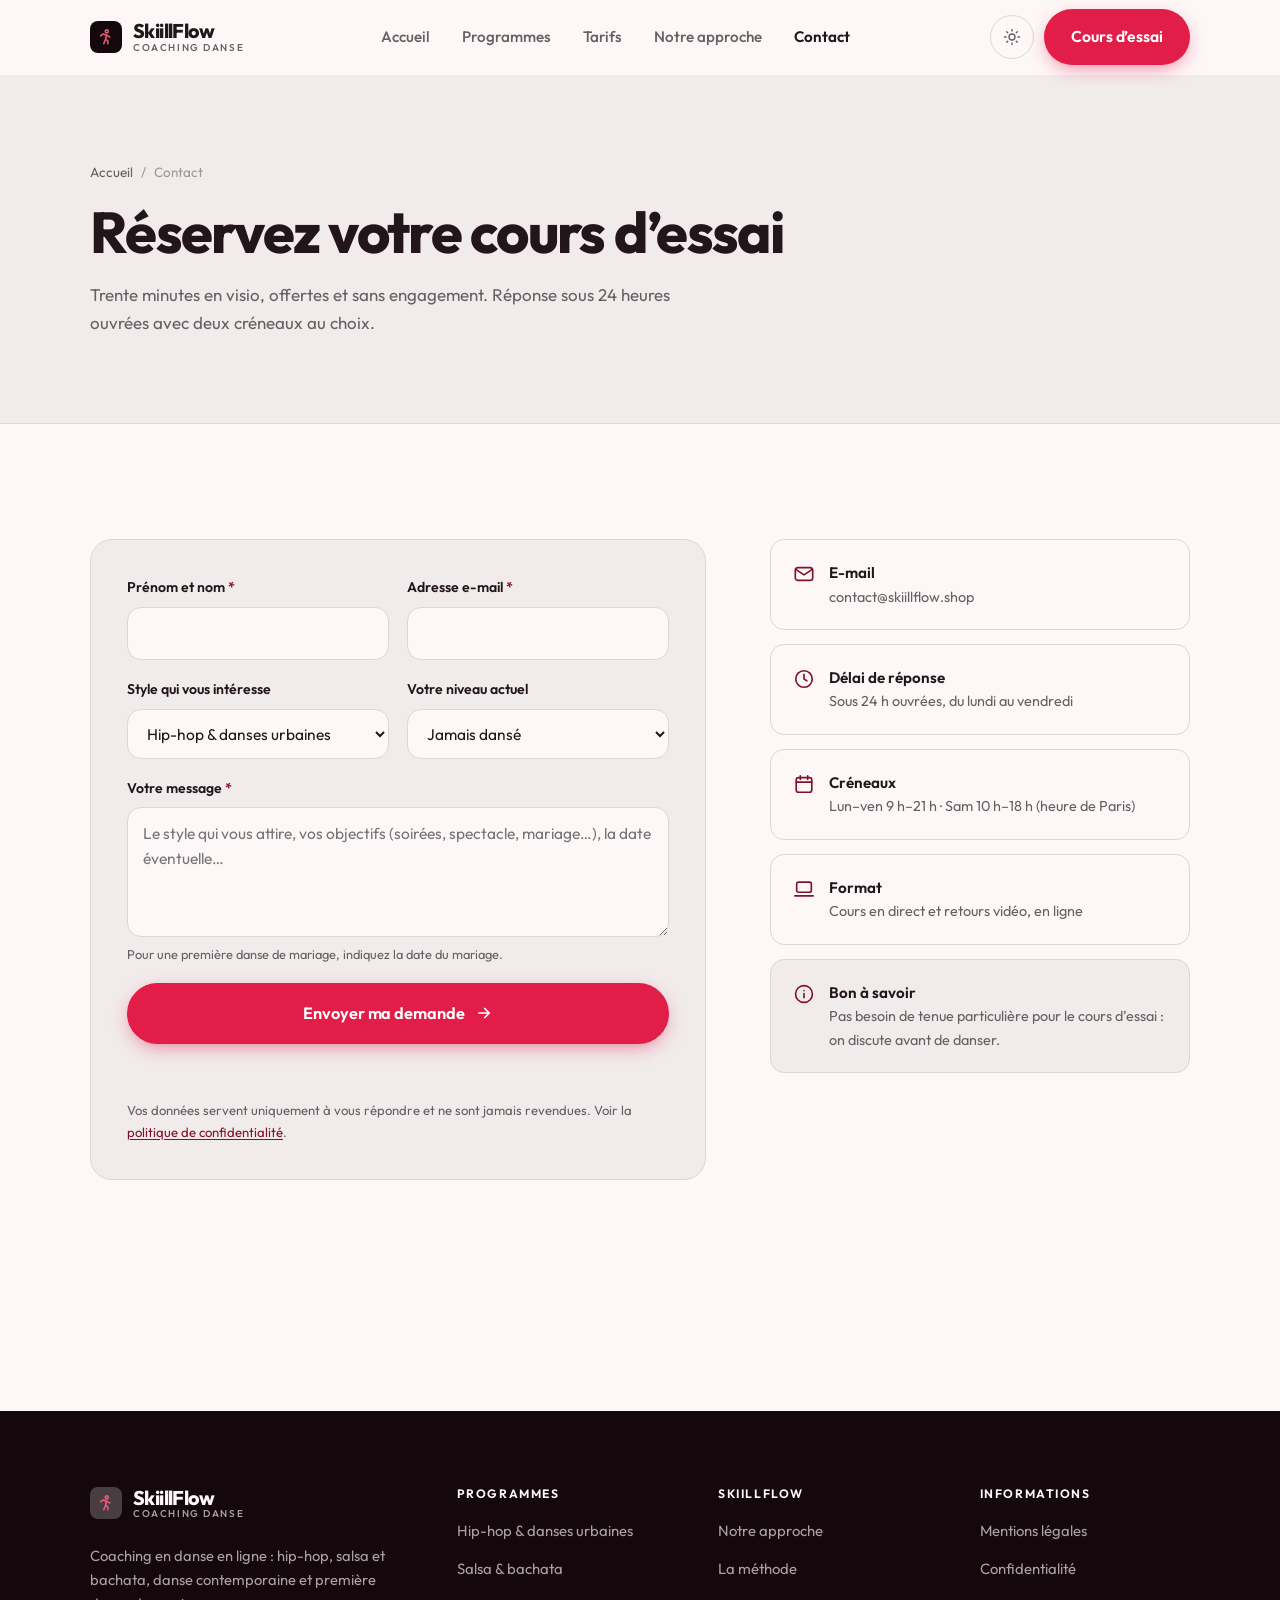
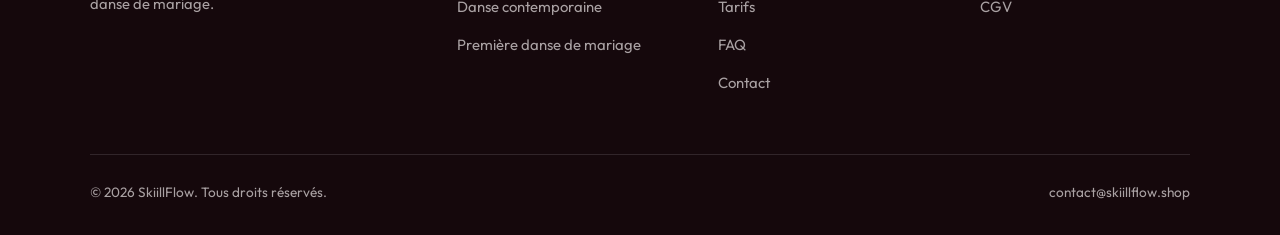
<file: contact.html>
<!DOCTYPE html>
<html lang="fr" class="no-js">
<head>
<meta charset="utf-8">
<meta name="viewport" content="width=device-width, initial-scale=1">
<title>Contact — SkiillFlow</title>
<meta name="description" content="Réservez votre cours d’essai offert de 30 minutes en visio. Réponse sous 24 heures ouvrées.">
<link rel="canonical" href="https://skiillflow.shop/contact.html">

<meta property="og:type" content="website">
<meta property="og:url" content="https://skiillflow.shop/contact.html">
<meta property="og:site_name" content="SkiillFlow">
<meta property="og:locale" content="fr_FR">
<meta property="og:title" content="Contact — SkiillFlow">
<meta property="og:description" content="Réservez votre cours d’essai offert de 30 minutes en visio. Réponse sous 24 heures ouvrées.">
<meta name="theme-color" content="#15080c">

<link rel="icon" href="assets/img/favicon.svg" type="image/svg+xml">
<link rel="preconnect" href="https://fonts.googleapis.com">
<link rel="preconnect" href="https://fonts.gstatic.com" crossorigin>
<link rel="stylesheet" href="https://fonts.googleapis.com/css2?family=Outfit:wght@400..800&display=swap">
<link rel="stylesheet" href="assets/css/style.css">

<!-- Thème appliqué avant le premier rendu (évite le flash) -->
<script>
document.documentElement.classList.remove('no-js');
(function(){try{var t=localStorage.getItem('site-theme');if(t){document.documentElement.setAttribute('data-theme',t);}}catch(e){}})();
</script>
</head>

<body>
<a class="skip-link" href="#main">Aller au contenu principal</a>

<header class="site-header">
  <nav class="wrap nav" aria-label="Navigation principale">
    <a class="brand" href="index.html">
      <svg class="brand__mark" viewBox="0 0 64 64" aria-hidden="true">
        <rect class="bm-bg" width="64" height="64" rx="16"/>
        <g class="bm-ic" transform="translate(14 14) scale(1.5)" fill="none" stroke-width="2.1" stroke-linecap="round" stroke-linejoin="round"><circle cx="13" cy="4.5" r="2"/><path d="M9 21l2.5-6 3 2.5V21M11.5 15l1-5.5M12.5 9.5 17 12M12.5 9.5 7.5 8 5 10.5"/></g>
      </svg>
      <span>SkiillFlow<span class="brand__sub">Coaching danse</span></span>
    </a>

    <ul class="nav__links" id="nav-links">
      <li><a href="index.html">Accueil</a></li>
      <li><a href="programmes.html">Programmes</a></li>
      <li><a href="index.html#tarifs">Tarifs</a></li>
      <li><a href="a-propos.html">Notre approche</a></li>
      <li><a href="contact.html" aria-current="page">Contact</a></li>
      <li><a class="btn btn--primary" href="contact.html">Cours d’essai</a></li>
    </ul>

    <div class="nav__cta">
      <button class="theme-toggle" type="button" aria-label="Passer en thème sombre">
        <svg class="icon-sun" viewBox="0 0 24 24" fill="none" stroke="currentColor" stroke-width="1.8" stroke-linecap="round" aria-hidden="true"><circle cx="12" cy="12" r="4"/><path d="M12 2v2m0 16v2M2 12h2m16 0h2M4.9 4.9l1.4 1.4m11.4 11.4 1.4 1.4M19.1 4.9l-1.4 1.4M6.3 17.7l-1.4 1.4"/></svg>
        <svg class="icon-moon" viewBox="0 0 24 24" fill="none" stroke="currentColor" stroke-width="1.8" stroke-linecap="round" stroke-linejoin="round" aria-hidden="true"><path d="M21 12.8A9 9 0 1 1 11.2 3a7 7 0 0 0 9.8 9.8z"/></svg>
      </button>
      <a class="btn btn--primary" href="contact.html">Cours d’essai</a>
      <button class="nav__toggle" type="button" aria-expanded="false" aria-controls="nav-links" aria-label="Ouvrir le menu">
        <svg class="icon-open" viewBox="0 0 24 24" fill="none" stroke="currentColor" stroke-width="2" stroke-linecap="round" aria-hidden="true"><path d="M3 6h18M3 12h18M3 18h18"/></svg>
        <svg class="icon-close" viewBox="0 0 24 24" fill="none" stroke="currentColor" stroke-width="2" stroke-linecap="round" aria-hidden="true"><path d="M6 6l12 12M18 6L6 18"/></svg>
      </button>
    </div>
  </nav>
</header>

<main id="main">

<section class="page-head">
  <div class="wrap">
    <nav class="breadcrumb" aria-label="Fil d’Ariane">
      <a href="index.html">Accueil</a><span>/</span><span aria-current="page">Contact</span>
    </nav>
    <h1>Réservez votre cours d’essai</h1>
    <p>Trente minutes en visio, offertes et sans engagement. Réponse sous 24 heures ouvrées avec deux créneaux au choix.</p>
  </div>
</section>

<section class="section wrap">
  <div class="form-layout">

    <!--
      FORMULAIRE : l'attribut action contient un identifiant à remplacer.
      Créez un formulaire gratuit sur https://formspree.io puis remplacez
      VOTRE_ID_FORMSPREE. En attendant, le bouton ouvre la messagerie du
      visiteur avec un message pré-rempli vers contact@skiillflow.shop.
    -->
    <form class="form" id="contact-form" action="https://formspree.io/f/VOTRE_ID_FORMSPREE" method="POST"
          data-email="contact@skiillflow.shop" data-subject="Demande de cours d’essai"
          data-msg-mail="Votre logiciel de messagerie va s’ouvrir avec le message pré-rempli." data-msg-sending="Envoi en cours…"
          data-msg-ok="Merci ! Votre message est parti. Réponse sous 24 h ouvrées." data-msg-err="L’envoi a échoué. Écrivez-nous directement à">
      <div class="form__row">
        <div class="field">
          <label for="nom">Prénom et nom <span class="req" aria-hidden="true">*</span></label>
          <input type="text" id="nom" name="nom" autocomplete="name" required>
        </div>
        <div class="field">
          <label for="email">Adresse e-mail <span class="req" aria-hidden="true">*</span></label>
          <input type="email" id="email" name="email" autocomplete="email" required>
        </div>
      </div>

      <div class="form__row">
        <div class="field">
          <label for="programme">Style qui vous intéresse</label>
          <select id="programme" name="programme">
            <option>Hip-hop &amp; danses urbaines</option>
            <option>Salsa &amp; bachata</option>
            <option>Danse contemporaine</option>
            <option>Première danse de mariage</option>
            <option>Je ne sais pas encore</option>
          </select>
        </div>
        <div class="field">
          <label for="niveau">Votre niveau actuel</label>
          <select id="niveau" name="niveau">
            <option>Jamais dansé</option>
            <option>Quelques cours</option>
            <option>Danseur régulier</option>
            <option>Danseur confirmé</option>
          </select>
        </div>
      </div>

      <div class="field">
        <label for="message">Votre message <span class="req" aria-hidden="true">*</span></label>
        <textarea id="message" name="message" required placeholder="Le style qui vous attire, vos objectifs (soirées, spectacle, mariage…), la date éventuelle…"></textarea>
        <span class="field__hint">Pour une première danse de mariage, indiquez la date du mariage.</span>
      </div>

      <!-- Piège à robots : invisible pour les humains -->
      <div class="visually-hidden" aria-hidden="true">
        <label for="site-web">Ne remplissez pas ce champ</label>
        <input type="text" id="site-web" name="_gotcha" tabindex="-1" autocomplete="off">
      </div>

      <button class="btn btn--primary btn--lg" type="submit">Envoyer ma demande <svg viewBox="0 0 24 24" fill="none" stroke="currentColor" stroke-width="2.2" stroke-linecap="round" stroke-linejoin="round" aria-hidden="true"><path d="M5 12h14M13 6l6 6-6 6"/></svg></button>

      <p id="form-status" class="form__status" role="status" aria-live="polite"></p>

      <p class="form__note">
        Vos données servent uniquement à vous répondre et ne sont jamais revendues. Voir la <a href="mentions-legales.html#confidentialite">politique de confidentialité</a>.
      </p>
    </form>

    <aside class="contact-aside">
      <div class="contact-card">
        <svg viewBox="0 0 24 24" fill="none" stroke="currentColor" stroke-width="1.8" stroke-linecap="round" stroke-linejoin="round" aria-hidden="true"><rect x="2.5" y="5" width="19" height="14" rx="3"/><path d="M3 7l9 6 9-6"/></svg>
        <div><b>E-mail</b><a href="mailto:contact@skiillflow.shop">contact@skiillflow.shop</a></div>
      </div>
      <div class="contact-card">
        <svg viewBox="0 0 24 24" fill="none" stroke="currentColor" stroke-width="1.8" stroke-linecap="round" stroke-linejoin="round" aria-hidden="true"><circle cx="12" cy="12" r="9"/><path d="M12 7v5l3.2 2"/></svg>
        <div><b>Délai de réponse</b><span>Sous 24 h ouvrées, du lundi au vendredi</span></div>
      </div>
      <div class="contact-card">
        <svg viewBox="0 0 24 24" fill="none" stroke="currentColor" stroke-width="1.8" stroke-linecap="round" stroke-linejoin="round" aria-hidden="true"><rect x="3.5" y="5" width="17" height="16" rx="2.5"/><path d="M8 3v4M16 3v4M3.5 10h17"/></svg>
        <div><b>Créneaux</b><span>Lun–ven 9 h–21 h · Sam 10 h–18 h (heure de Paris)</span></div>
      </div>
      <div class="contact-card">
        <svg viewBox="0 0 24 24" fill="none" stroke="currentColor" stroke-width="1.8" stroke-linecap="round" stroke-linejoin="round" aria-hidden="true"><rect x="4" y="4.5" width="16" height="11" rx="2"/><path d="M2 19.5h20"/></svg>
        <div><b>Format</b><span>Cours en direct et retours vidéo, en ligne</span></div>
      </div>
      <div class="contact-card contact-card--soft">
        <svg viewBox="0 0 24 24" fill="none" stroke="currentColor" stroke-width="1.8" stroke-linecap="round" stroke-linejoin="round" aria-hidden="true"><circle cx="12" cy="12" r="9.2"/><path d="M12 16v-4.5M12 8.2v.1"/></svg>
        <div><b>Bon à savoir</b><span>Pas besoin de tenue particulière pour le cours d’essai : on discute avant de danser.</span></div>
      </div>
    </aside>

  </div>
</section>

</main>

<footer class="site-footer">
  <div class="wrap">
    <div class="footer__grid">
      <div class="footer__brand">
        <a class="brand" href="index.html">
          <svg class="brand__mark" viewBox="0 0 64 64" aria-hidden="true">
        <rect class="bm-bg" width="64" height="64" rx="16"/>
        <g class="bm-ic" transform="translate(14 14) scale(1.5)" fill="none" stroke-width="2.1" stroke-linecap="round" stroke-linejoin="round"><circle cx="13" cy="4.5" r="2"/><path d="M9 21l2.5-6 3 2.5V21M11.5 15l1-5.5M12.5 9.5 17 12M12.5 9.5 7.5 8 5 10.5"/></g>
      </svg>
          <span>SkiillFlow<span class="brand__sub">Coaching danse</span></span>
        </a>
        <p>Coaching en danse en ligne : hip-hop, salsa et bachata, danse contemporaine et première danse de mariage.</p>
      </div>

      <div class="footer__col">
        <h4>Programmes</h4>
        <ul>
          <li><a href="programmes.html#hip-hop">Hip-hop &amp; danses urbaines</a></li>
          <li><a href="programmes.html#salsa">Salsa &amp; bachata</a></li>
          <li><a href="programmes.html#contemporain">Danse contemporaine</a></li>
          <li><a href="programmes.html#mariage">Première danse de mariage</a></li>
        </ul>
      </div>

      <div class="footer__col">
        <h4>SkiillFlow</h4>
        <ul>
          <li><a href="a-propos.html">Notre approche</a></li>
          <li><a href="index.html#methode">La méthode</a></li>
          <li><a href="index.html#tarifs">Tarifs</a></li>
          <li><a href="index.html#faq">FAQ</a></li>
          <li><a href="contact.html">Contact</a></li>
        </ul>
      </div>

      <div class="footer__col">
        <h4>Informations</h4>
        <ul>
          <li><a href="mentions-legales.html">Mentions légales</a></li>
          <li><a href="mentions-legales.html#confidentialite">Confidentialité</a></li>
          <li><a href="mentions-legales.html#cgv">CGV</a></li>
        </ul>
      </div>
    </div>

    <div class="footer__bottom">
      <p>© <span data-year>2026</span> SkiillFlow. Tous droits réservés.</p>
      <p><a href="mailto:contact@skiillflow.shop">contact@skiillflow.shop</a></p>
    </div>
  </div>
</footer>

<script src="assets/js/main.js" defer></script>
</body>
</html>
</file>
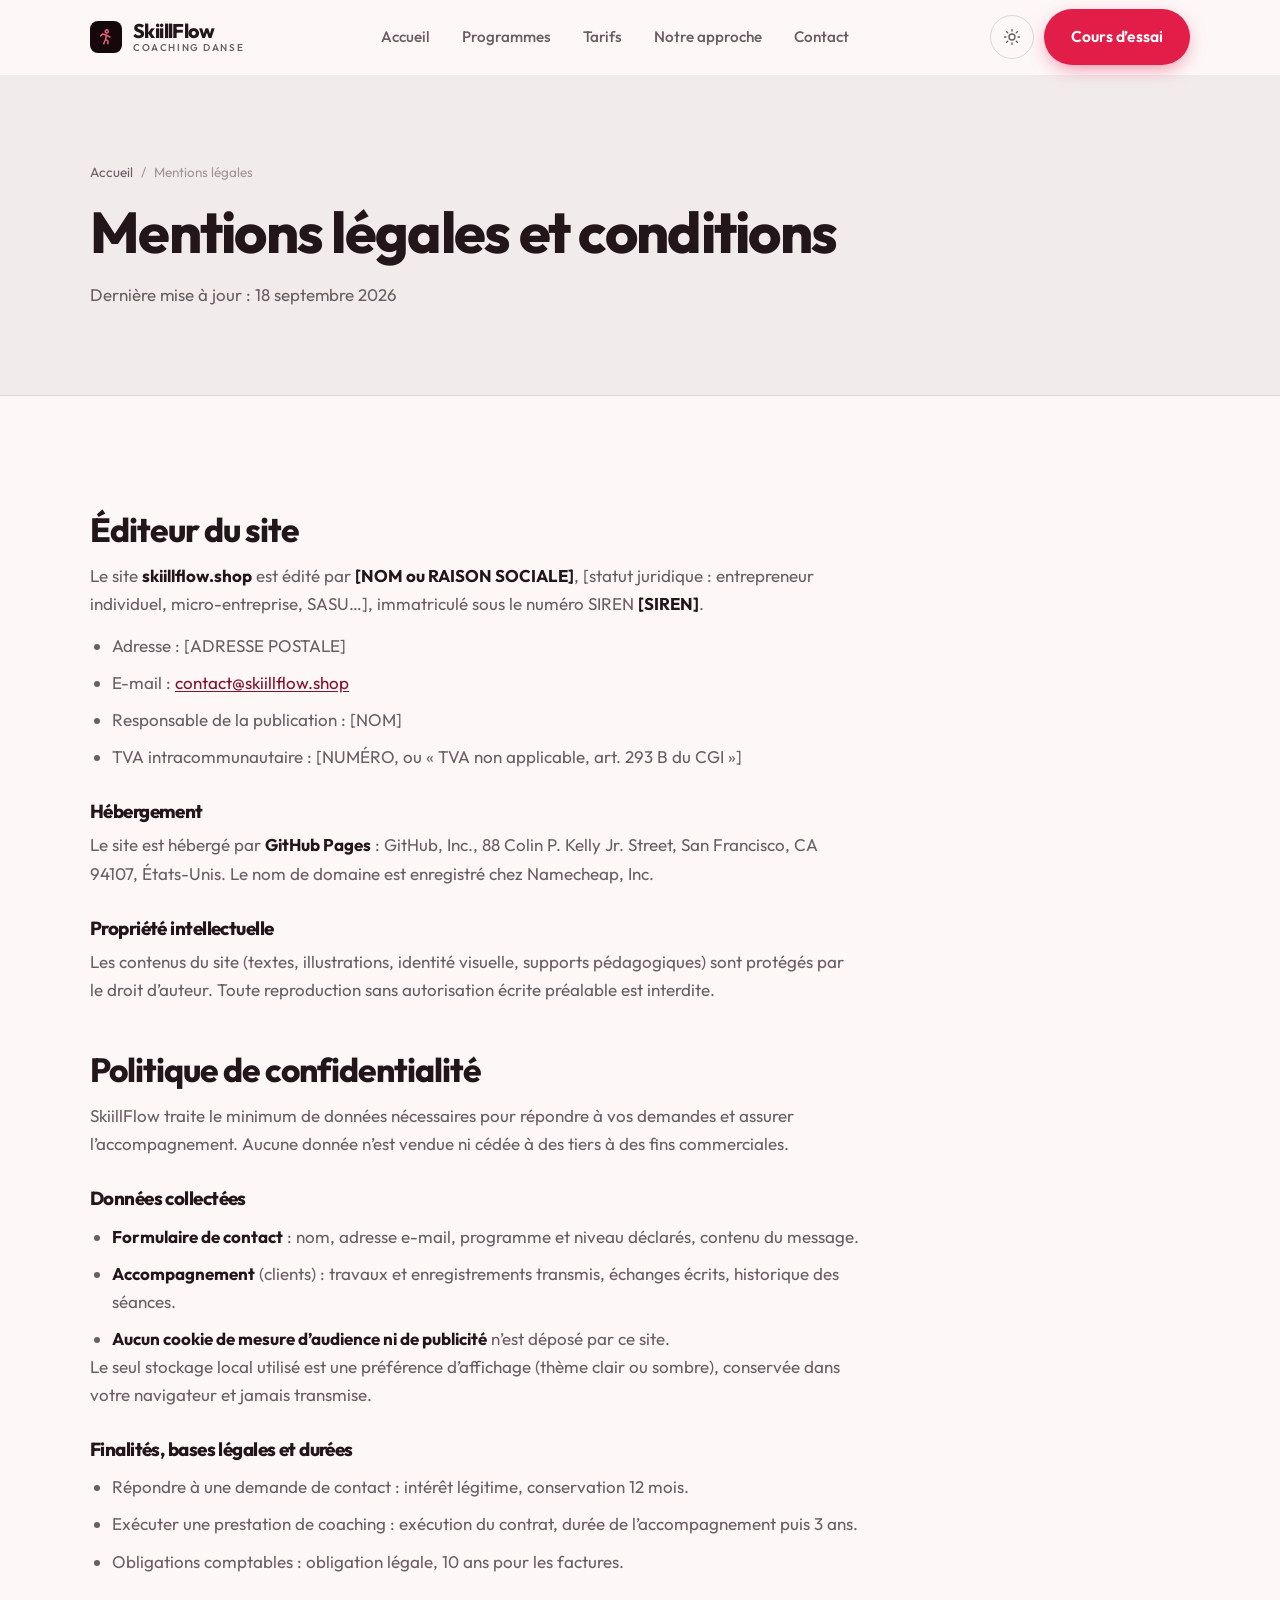
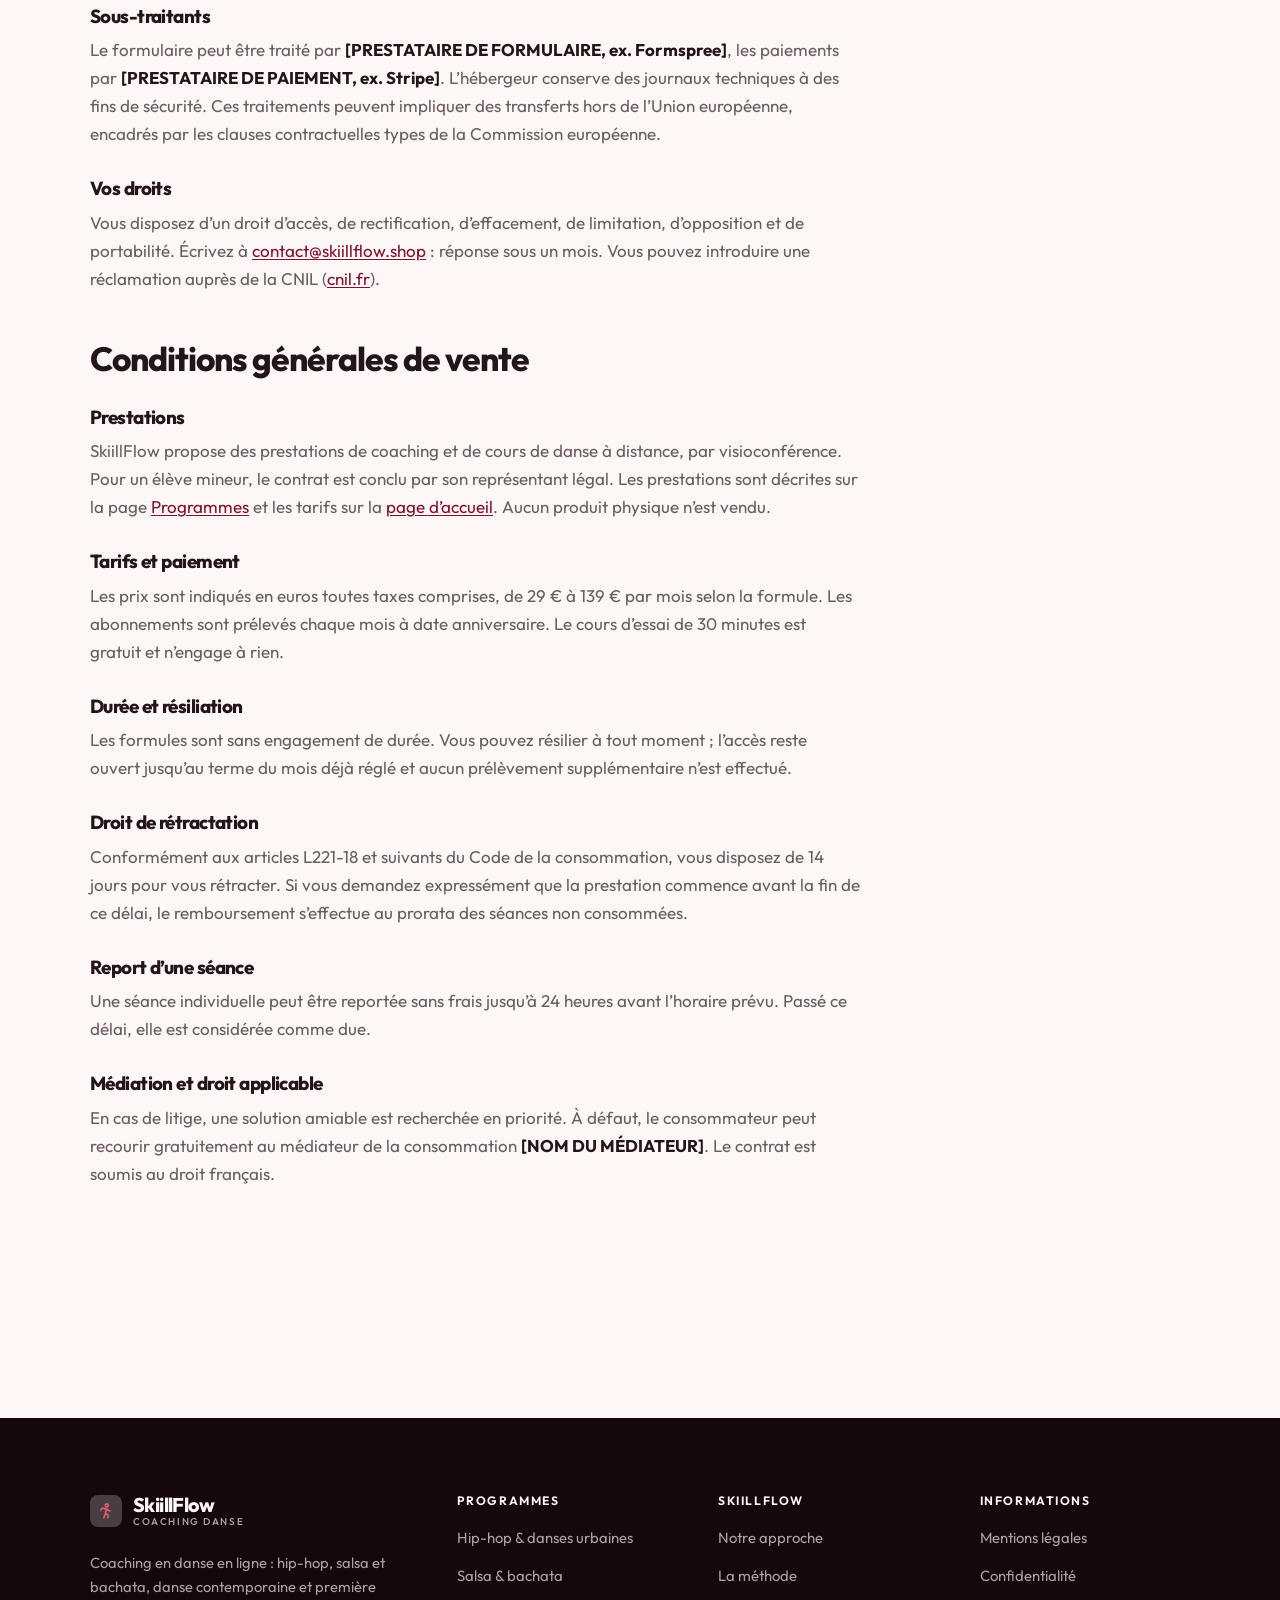
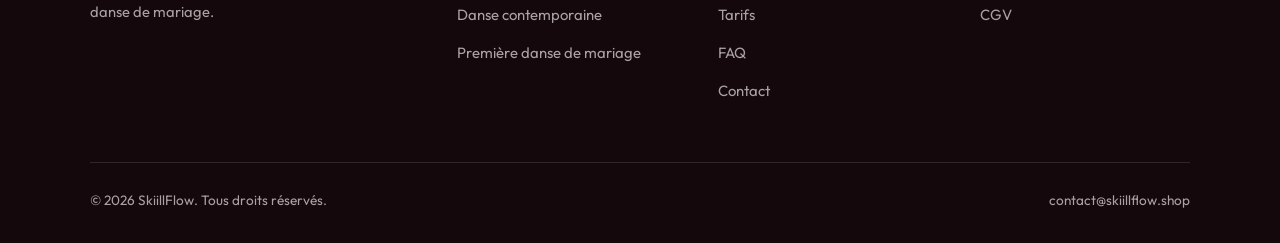
<file: mentions-legales.html>
<!DOCTYPE html>
<html lang="fr" class="no-js">
<head>
<meta charset="utf-8">
<meta name="viewport" content="width=device-width, initial-scale=1">
<title>Mentions légales, confidentialité et CGV — SkiillFlow</title>
<meta name="description" content="Mentions légales, politique de confidentialité et conditions générales de vente de SkiillFlow.">
<meta name="robots" content="noindex">

<meta property="og:type" content="website">
<meta property="og:url" content="https://skiillflow.shop/mentions-legales.html">
<meta property="og:site_name" content="SkiillFlow">
<meta property="og:locale" content="fr_FR">
<meta property="og:title" content="Mentions légales, confidentialité et CGV — SkiillFlow">
<meta property="og:description" content="Mentions légales, politique de confidentialité et conditions générales de vente de SkiillFlow.">
<meta name="theme-color" content="#15080c">

<link rel="icon" href="assets/img/favicon.svg" type="image/svg+xml">
<link rel="preconnect" href="https://fonts.googleapis.com">
<link rel="preconnect" href="https://fonts.gstatic.com" crossorigin>
<link rel="stylesheet" href="https://fonts.googleapis.com/css2?family=Outfit:wght@400..800&display=swap">
<link rel="stylesheet" href="assets/css/style.css">

<!-- Thème appliqué avant le premier rendu (évite le flash) -->
<script>
document.documentElement.classList.remove('no-js');
(function(){try{var t=localStorage.getItem('site-theme');if(t){document.documentElement.setAttribute('data-theme',t);}}catch(e){}})();
</script>
</head>

<body>
<a class="skip-link" href="#main">Aller au contenu principal</a>

<header class="site-header">
  <nav class="wrap nav" aria-label="Navigation principale">
    <a class="brand" href="index.html">
      <svg class="brand__mark" viewBox="0 0 64 64" aria-hidden="true">
        <rect class="bm-bg" width="64" height="64" rx="16"/>
        <g class="bm-ic" transform="translate(14 14) scale(1.5)" fill="none" stroke-width="2.1" stroke-linecap="round" stroke-linejoin="round"><circle cx="13" cy="4.5" r="2"/><path d="M9 21l2.5-6 3 2.5V21M11.5 15l1-5.5M12.5 9.5 17 12M12.5 9.5 7.5 8 5 10.5"/></g>
      </svg>
      <span>SkiillFlow<span class="brand__sub">Coaching danse</span></span>
    </a>

    <ul class="nav__links" id="nav-links">
      <li><a href="index.html">Accueil</a></li>
      <li><a href="programmes.html">Programmes</a></li>
      <li><a href="index.html#tarifs">Tarifs</a></li>
      <li><a href="a-propos.html">Notre approche</a></li>
      <li><a href="contact.html">Contact</a></li>
      <li><a class="btn btn--primary" href="contact.html">Cours d’essai</a></li>
    </ul>

    <div class="nav__cta">
      <button class="theme-toggle" type="button" aria-label="Passer en thème sombre">
        <svg class="icon-sun" viewBox="0 0 24 24" fill="none" stroke="currentColor" stroke-width="1.8" stroke-linecap="round" aria-hidden="true"><circle cx="12" cy="12" r="4"/><path d="M12 2v2m0 16v2M2 12h2m16 0h2M4.9 4.9l1.4 1.4m11.4 11.4 1.4 1.4M19.1 4.9l-1.4 1.4M6.3 17.7l-1.4 1.4"/></svg>
        <svg class="icon-moon" viewBox="0 0 24 24" fill="none" stroke="currentColor" stroke-width="1.8" stroke-linecap="round" stroke-linejoin="round" aria-hidden="true"><path d="M21 12.8A9 9 0 1 1 11.2 3a7 7 0 0 0 9.8 9.8z"/></svg>
      </button>
      <a class="btn btn--primary" href="contact.html">Cours d’essai</a>
      <button class="nav__toggle" type="button" aria-expanded="false" aria-controls="nav-links" aria-label="Ouvrir le menu">
        <svg class="icon-open" viewBox="0 0 24 24" fill="none" stroke="currentColor" stroke-width="2" stroke-linecap="round" aria-hidden="true"><path d="M3 6h18M3 12h18M3 18h18"/></svg>
        <svg class="icon-close" viewBox="0 0 24 24" fill="none" stroke="currentColor" stroke-width="2" stroke-linecap="round" aria-hidden="true"><path d="M6 6l12 12M18 6L6 18"/></svg>
      </button>
    </div>
  </nav>
</header>

<main id="main">

<section class="page-head">
  <div class="wrap">
    <nav class="breadcrumb" aria-label="Fil d'Ariane">
      <a href="index.html">Accueil</a><span>/</span><span aria-current="page">Mentions légales</span>
    </nav>
    <h1>Mentions légales et conditions</h1>
    <p>Dernière mise à jour : <time datetime="2026-09-18">18 septembre 2026</time></p>
  </div>
</section>

<section class="section wrap">
  <div class="prose">

    <!--
      À COMPLÉTER : ce document est un squelette, pas un conseil juridique.
      Remplacez chaque [CROCHET] par vos informations réelles. En France,
      l'identité de l'éditeur est obligatoire (art. 6-III LCEN).
    -->

    <h2 id="editeur">Éditeur du site</h2>
    <p>
      Le site <strong>skiillflow.shop</strong> est édité par <strong>[NOM ou RAISON SOCIALE]</strong>,
      [statut juridique : entrepreneur individuel, micro-entreprise, SASU…],
      immatriculé sous le numéro SIREN <strong>[SIREN]</strong>.
    </p>
    <ul>
      <li>Adresse : [ADRESSE POSTALE]</li>
      <li>E-mail : <a href="mailto:contact@skiillflow.shop">contact@skiillflow.shop</a></li>
      <li>Responsable de la publication : [NOM]</li>
      <li>TVA intracommunautaire : [NUMÉRO, ou « TVA non applicable, art. 293 B du CGI »]</li>
    </ul>

    <h3>Hébergement</h3>
    <p>
      Le site est hébergé par <strong>GitHub Pages</strong> : GitHub, Inc., 88 Colin P. Kelly Jr. Street,
      San Francisco, CA 94107, États-Unis. Le nom de domaine est enregistré chez Namecheap, Inc.
    </p>

    <h3>Propriété intellectuelle</h3>
    <p>
      Les contenus du site (textes, illustrations, identité visuelle, supports pédagogiques) sont
      protégés par le droit d’auteur. Toute reproduction sans autorisation écrite préalable est interdite.
    </p>

    <h2 id="confidentialite">Politique de confidentialité</h2>
    <p>
      SkiillFlow traite le minimum de données nécessaires pour répondre à vos demandes et assurer
      l’accompagnement. Aucune donnée n’est vendue ni cédée à des tiers à des fins commerciales.
    </p>
    <h3>Données collectées</h3>
    <ul>
      <li><strong>Formulaire de contact</strong> : nom, adresse e-mail, programme et niveau déclarés, contenu du message.</li>
      <li><strong>Accompagnement</strong> (clients) : travaux et enregistrements transmis, échanges écrits, historique des séances.</li>
      <li><strong>Aucun cookie de mesure d’audience ni de publicité</strong> n’est déposé par ce site.</li>
    </ul>
    <p>
      Le seul stockage local utilisé est une préférence d’affichage (thème clair ou sombre), conservée
      dans votre navigateur et jamais transmise.
    </p>
    <h3>Finalités, bases légales et durées</h3>
    <ul>
      <li>Répondre à une demande de contact : intérêt légitime, conservation 12 mois.</li>
      <li>Exécuter une prestation de coaching : exécution du contrat, durée de l’accompagnement puis 3 ans.</li>
      <li>Obligations comptables : obligation légale, 10 ans pour les factures.</li>
    </ul>
    <h3>Sous-traitants</h3>
    <p>
      Le formulaire peut être traité par <strong>[PRESTATAIRE DE FORMULAIRE, ex. Formspree]</strong>, les paiements
      par <strong>[PRESTATAIRE DE PAIEMENT, ex. Stripe]</strong>. L’hébergeur conserve des journaux techniques à des
      fins de sécurité. Ces traitements peuvent impliquer des transferts hors de l’Union européenne, encadrés par
      les clauses contractuelles types de la Commission européenne.
    </p>
    <h3>Vos droits</h3>
    <p>
      Vous disposez d’un droit d’accès, de rectification, d’effacement, de limitation, d’opposition et de
      portabilité. Écrivez à <a href="mailto:contact@skiillflow.shop">contact@skiillflow.shop</a> : réponse sous un mois. Vous pouvez
      introduire une réclamation auprès de la CNIL (<a href="https://www.cnil.fr" rel="noopener" target="_blank">cnil.fr</a>).
    </p>

    <h2 id="cgv">Conditions générales de vente</h2>
    <h3>Prestations</h3>
    <p>
      SkiillFlow propose des prestations de coaching et de cours de danse à distance, par visioconférence. Pour un élève mineur, le contrat est conclu par son représentant légal. Les prestations sont décrites sur la page
      <a href="programmes.html">Programmes</a> et les tarifs sur la <a href="index.html#tarifs">page d’accueil</a>.
      Aucun produit physique n’est vendu.
    </p>
    <h3>Tarifs et paiement</h3>
    <p>
      Les prix sont indiqués en euros toutes taxes comprises, de 29 € à 139 € par mois
      selon la formule. Les abonnements sont prélevés chaque mois à date anniversaire. Le cours d’essai de 30 minutes est gratuit et n’engage à rien.
    </p>
    <h3>Durée et résiliation</h3>
    <p>
      Les formules sont sans engagement de durée. Vous pouvez résilier à tout moment ; l’accès reste ouvert
      jusqu’au terme du mois déjà réglé et aucun prélèvement supplémentaire n’est effectué.
    </p>
    <h3>Droit de rétractation</h3>
    <p>
      Conformément aux articles L221-18 et suivants du Code de la consommation, vous disposez de 14 jours pour
      vous rétracter. Si vous demandez expressément que la prestation commence avant la fin de ce délai, le
      remboursement s’effectue au prorata des séances non consommées.
    </p>
    <h3>Report d’une séance</h3>
    <p>
      Une séance individuelle peut être reportée sans frais jusqu’à 24 heures avant l’horaire prévu. Passé ce
      délai, elle est considérée comme due.
    </p>
    <h3>Médiation et droit applicable</h3>
    <p>
      En cas de litige, une solution amiable est recherchée en priorité. À défaut, le consommateur peut recourir
      gratuitement au médiateur de la consommation <strong>[NOM DU MÉDIATEUR]</strong>. Le contrat est soumis au droit français.
    </p>

  </div>
</section>

</main>

<footer class="site-footer">
  <div class="wrap">
    <div class="footer__grid">
      <div class="footer__brand">
        <a class="brand" href="index.html">
          <svg class="brand__mark" viewBox="0 0 64 64" aria-hidden="true">
        <rect class="bm-bg" width="64" height="64" rx="16"/>
        <g class="bm-ic" transform="translate(14 14) scale(1.5)" fill="none" stroke-width="2.1" stroke-linecap="round" stroke-linejoin="round"><circle cx="13" cy="4.5" r="2"/><path d="M9 21l2.5-6 3 2.5V21M11.5 15l1-5.5M12.5 9.5 17 12M12.5 9.5 7.5 8 5 10.5"/></g>
      </svg>
          <span>SkiillFlow<span class="brand__sub">Coaching danse</span></span>
        </a>
        <p>Coaching en danse en ligne : hip-hop, salsa et bachata, danse contemporaine et première danse de mariage.</p>
      </div>

      <div class="footer__col">
        <h4>Programmes</h4>
        <ul>
          <li><a href="programmes.html#hip-hop">Hip-hop &amp; danses urbaines</a></li>
          <li><a href="programmes.html#salsa">Salsa &amp; bachata</a></li>
          <li><a href="programmes.html#contemporain">Danse contemporaine</a></li>
          <li><a href="programmes.html#mariage">Première danse de mariage</a></li>
        </ul>
      </div>

      <div class="footer__col">
        <h4>SkiillFlow</h4>
        <ul>
          <li><a href="a-propos.html">Notre approche</a></li>
          <li><a href="index.html#methode">La méthode</a></li>
          <li><a href="index.html#tarifs">Tarifs</a></li>
          <li><a href="index.html#faq">FAQ</a></li>
          <li><a href="contact.html">Contact</a></li>
        </ul>
      </div>

      <div class="footer__col">
        <h4>Informations</h4>
        <ul>
          <li><a href="mentions-legales.html">Mentions légales</a></li>
          <li><a href="mentions-legales.html#confidentialite">Confidentialité</a></li>
          <li><a href="mentions-legales.html#cgv">CGV</a></li>
        </ul>
      </div>
    </div>

    <div class="footer__bottom">
      <p>© <span data-year>2026</span> SkiillFlow. Tous droits réservés.</p>
      <p><a href="mailto:contact@skiillflow.shop">contact@skiillflow.shop</a></p>
    </div>
  </div>
</footer>

<script src="assets/js/main.js" defer></script>
</body>
</html>
</file>
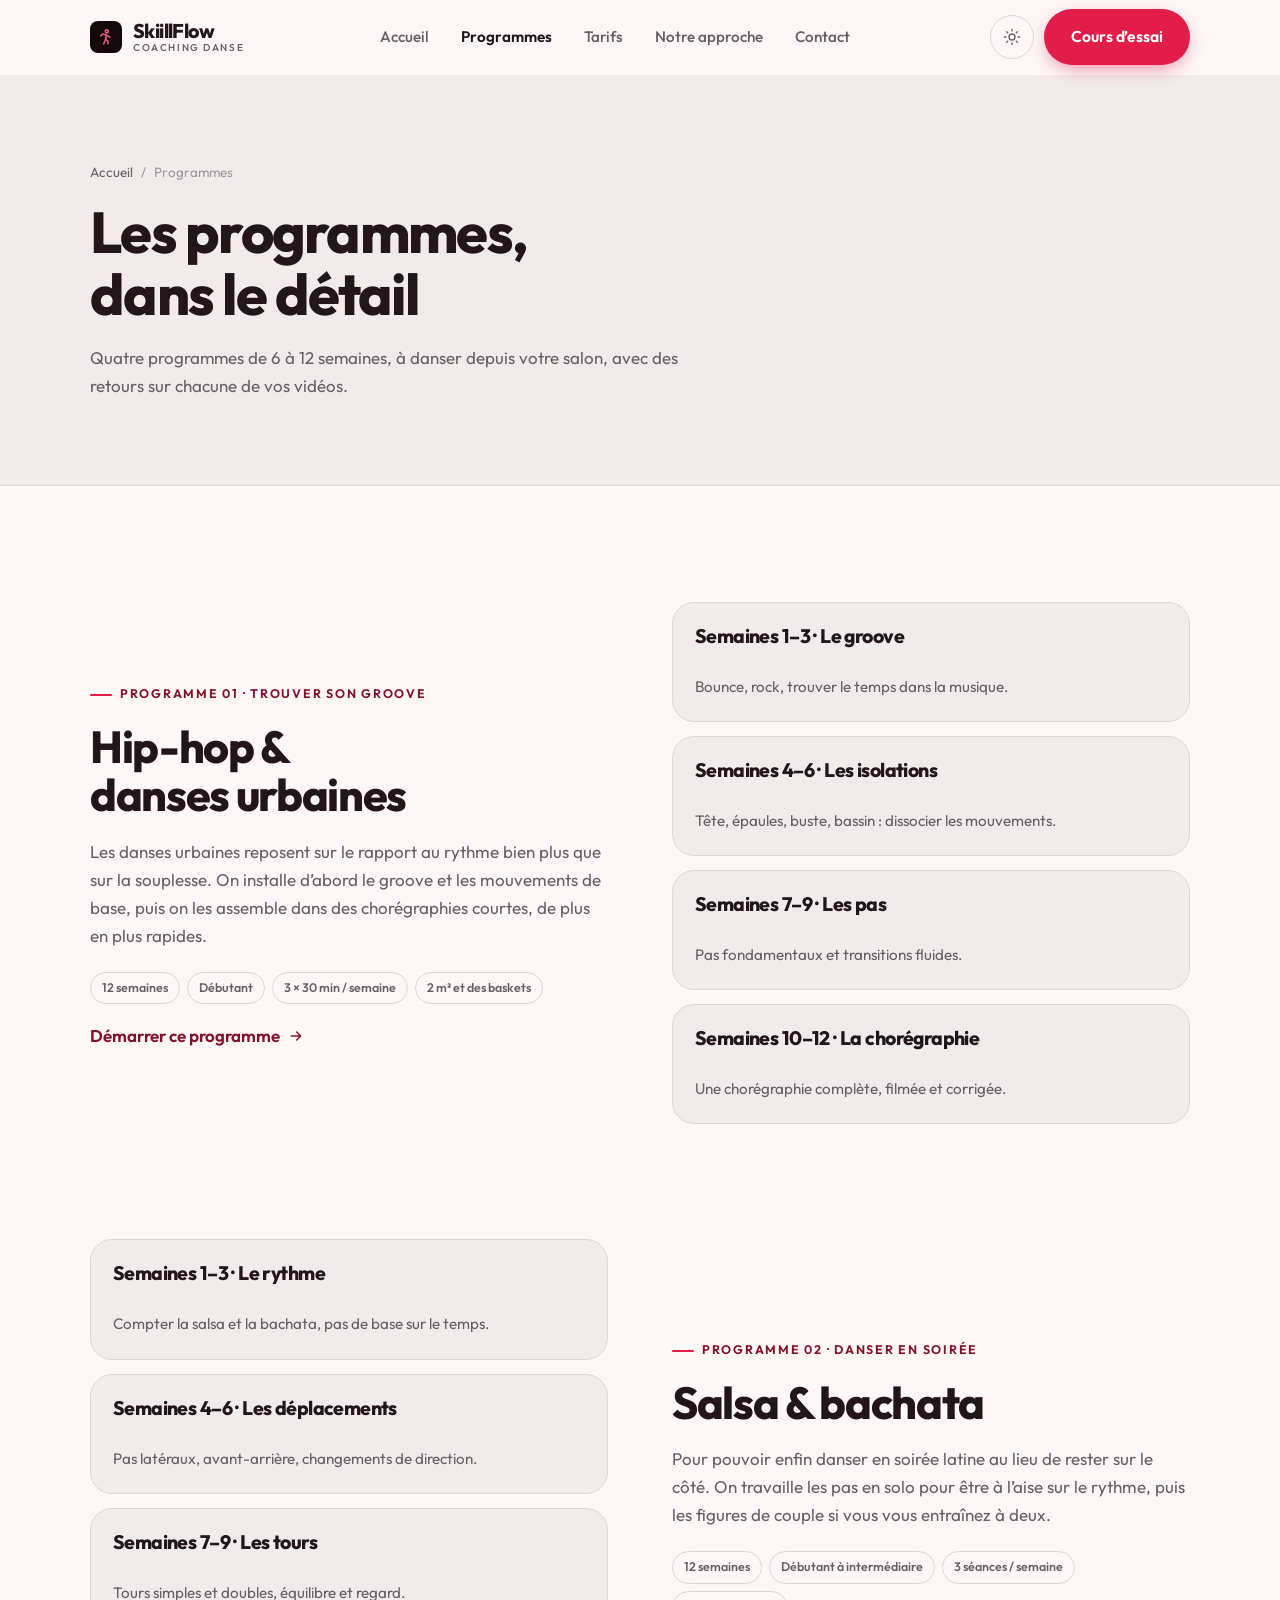
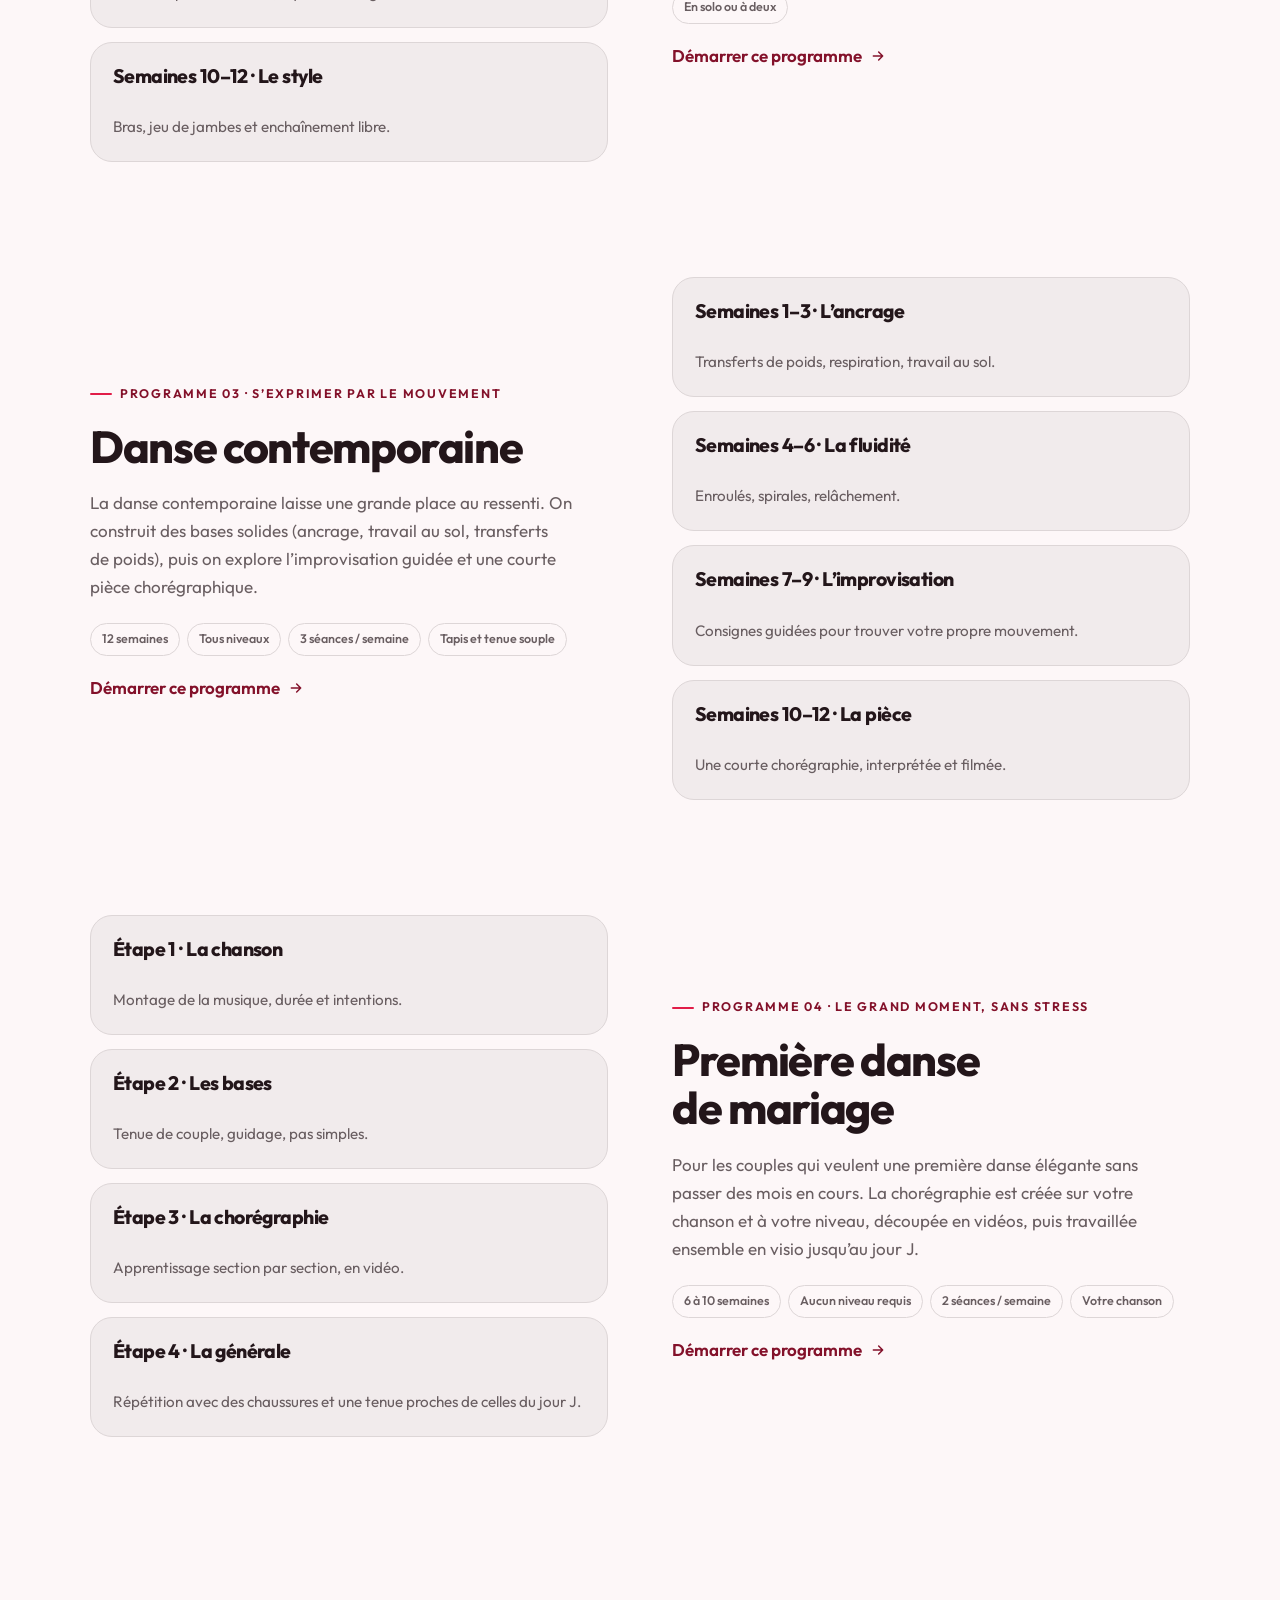
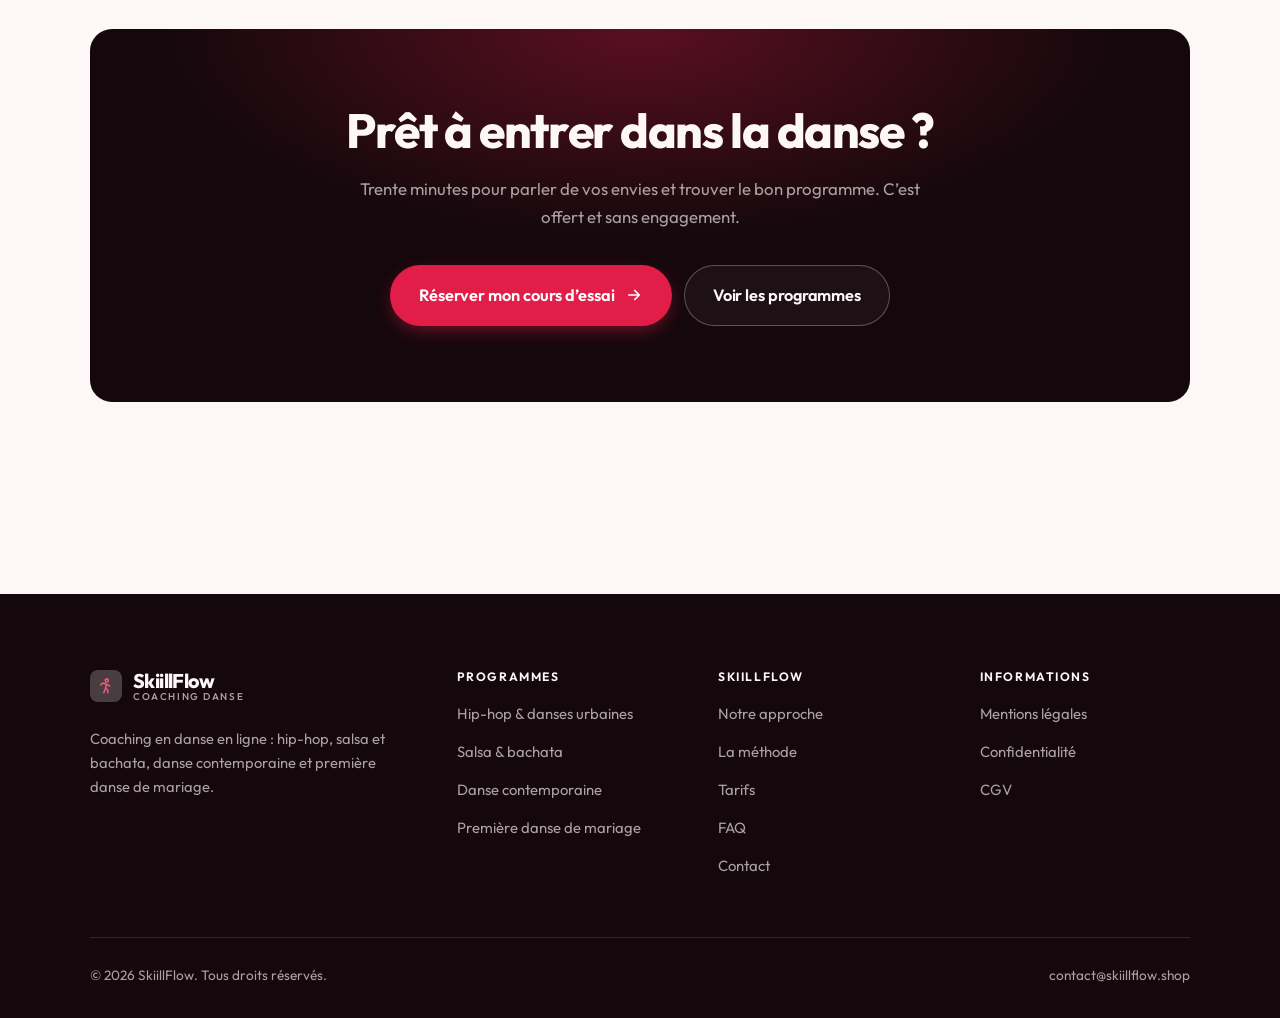
<file: programmes.html>
<!DOCTYPE html>
<html lang="fr" class="no-js">
<head>
<meta charset="utf-8">
<meta name="viewport" content="width=device-width, initial-scale=1">
<title>Programmes — SkiillFlow</title>
<meta name="description" content="Programmes de coaching en danse en ligne : hip-hop, salsa et bachata, danse contemporaine, première danse de mariage. Contenu semaine par semaine.">
<link rel="canonical" href="https://skiillflow.shop/programmes.html">

<meta property="og:type" content="website">
<meta property="og:url" content="https://skiillflow.shop/programmes.html">
<meta property="og:site_name" content="SkiillFlow">
<meta property="og:locale" content="fr_FR">
<meta property="og:title" content="Programmes — SkiillFlow">
<meta property="og:description" content="Programmes de coaching en danse en ligne : hip-hop, salsa et bachata, danse contemporaine, première danse de mariage. Contenu semaine par semaine.">
<meta name="theme-color" content="#15080c">

<link rel="icon" href="assets/img/favicon.svg" type="image/svg+xml">
<link rel="preconnect" href="https://fonts.googleapis.com">
<link rel="preconnect" href="https://fonts.gstatic.com" crossorigin>
<link rel="stylesheet" href="https://fonts.googleapis.com/css2?family=Outfit:wght@400..800&display=swap">
<link rel="stylesheet" href="assets/css/style.css">

<!-- Thème appliqué avant le premier rendu (évite le flash) -->
<script>
document.documentElement.classList.remove('no-js');
(function(){try{var t=localStorage.getItem('site-theme');if(t){document.documentElement.setAttribute('data-theme',t);}}catch(e){}})();
</script>
</head>

<body>
<a class="skip-link" href="#main">Aller au contenu principal</a>

<header class="site-header">
  <nav class="wrap nav" aria-label="Navigation principale">
    <a class="brand" href="index.html">
      <svg class="brand__mark" viewBox="0 0 64 64" aria-hidden="true">
        <rect class="bm-bg" width="64" height="64" rx="16"/>
        <g class="bm-ic" transform="translate(14 14) scale(1.5)" fill="none" stroke-width="2.1" stroke-linecap="round" stroke-linejoin="round"><circle cx="13" cy="4.5" r="2"/><path d="M9 21l2.5-6 3 2.5V21M11.5 15l1-5.5M12.5 9.5 17 12M12.5 9.5 7.5 8 5 10.5"/></g>
      </svg>
      <span>SkiillFlow<span class="brand__sub">Coaching danse</span></span>
    </a>

    <ul class="nav__links" id="nav-links">
      <li><a href="index.html">Accueil</a></li>
      <li><a href="programmes.html" aria-current="page">Programmes</a></li>
      <li><a href="index.html#tarifs">Tarifs</a></li>
      <li><a href="a-propos.html">Notre approche</a></li>
      <li><a href="contact.html">Contact</a></li>
      <li><a class="btn btn--primary" href="contact.html">Cours d’essai</a></li>
    </ul>

    <div class="nav__cta">
      <button class="theme-toggle" type="button" aria-label="Passer en thème sombre">
        <svg class="icon-sun" viewBox="0 0 24 24" fill="none" stroke="currentColor" stroke-width="1.8" stroke-linecap="round" aria-hidden="true"><circle cx="12" cy="12" r="4"/><path d="M12 2v2m0 16v2M2 12h2m16 0h2M4.9 4.9l1.4 1.4m11.4 11.4 1.4 1.4M19.1 4.9l-1.4 1.4M6.3 17.7l-1.4 1.4"/></svg>
        <svg class="icon-moon" viewBox="0 0 24 24" fill="none" stroke="currentColor" stroke-width="1.8" stroke-linecap="round" stroke-linejoin="round" aria-hidden="true"><path d="M21 12.8A9 9 0 1 1 11.2 3a7 7 0 0 0 9.8 9.8z"/></svg>
      </button>
      <a class="btn btn--primary" href="contact.html">Cours d’essai</a>
      <button class="nav__toggle" type="button" aria-expanded="false" aria-controls="nav-links" aria-label="Ouvrir le menu">
        <svg class="icon-open" viewBox="0 0 24 24" fill="none" stroke="currentColor" stroke-width="2" stroke-linecap="round" aria-hidden="true"><path d="M3 6h18M3 12h18M3 18h18"/></svg>
        <svg class="icon-close" viewBox="0 0 24 24" fill="none" stroke="currentColor" stroke-width="2" stroke-linecap="round" aria-hidden="true"><path d="M6 6l12 12M18 6L6 18"/></svg>
      </button>
    </div>
  </nav>
</header>

<main id="main">

<section class="page-head">
  <div class="wrap">
    <nav class="breadcrumb" aria-label="Fil d’Ariane">
      <a href="index.html">Accueil</a><span>/</span><span aria-current="page">Programmes</span>
    </nav>
    <h1>Les programmes, dans le détail</h1>
    <p>Quatre programmes de 6 à 12 semaines, à danser depuis votre salon, avec des retours sur chacune de vos vidéos.</p>
  </div>
</section>

<section class="section wrap" id="hip-hop">
  <div class="split reveal">
    <div>
      <span class="eyebrow">Programme 01 · Trouver son groove</span>
      <h2>Hip-hop &amp; danses urbaines</h2>
      <p>Les danses urbaines reposent sur le rapport au rythme bien plus que sur la souplesse. On installe d’abord le groove et les mouvements de base, puis on les assemble dans des chorégraphies courtes, de plus en plus rapides.</p>
      <ul class="tags"><li>12 semaines</li><li>Débutant</li><li>3 × 30 min / semaine</li><li>2 m² et des baskets</li></ul>
      <p><a class="arrow-link" href="contact.html">Démarrer ce programme <svg viewBox="0 0 24 24" fill="none" stroke="currentColor" stroke-width="2.2" stroke-linecap="round" stroke-linejoin="round" aria-hidden="true"><path d="M5 12h14M13 6l6 6-6 6"/></svg></a></p>
    </div>
    <div class="grid grid--2 grid--tight">
      <article class="card card--sm">
        <h3>Semaines 1–3 · Le groove</h3>
        <p>Bounce, rock, trouver le temps dans la musique.</p>
      </article>
      <article class="card card--sm">
        <h3>Semaines 4–6 · Les isolations</h3>
        <p>Tête, épaules, buste, bassin : dissocier les mouvements.</p>
      </article>
      <article class="card card--sm">
        <h3>Semaines 7–9 · Les pas</h3>
        <p>Pas fondamentaux et transitions fluides.</p>
      </article>
      <article class="card card--sm">
        <h3>Semaines 10–12 · La chorégraphie</h3>
        <p>Une chorégraphie complète, filmée et corrigée.</p>
      </article>
    </div>
  </div>
</section>

<section class="section section--flush wrap" id="salsa">
  <div class="split reveal">
    <div class="grid grid--2 grid--tight">
      <article class="card card--sm">
        <h3>Semaines 1–3 · Le rythme</h3>
        <p>Compter la salsa et la bachata, pas de base sur le temps.</p>
      </article>
      <article class="card card--sm">
        <h3>Semaines 4–6 · Les déplacements</h3>
        <p>Pas latéraux, avant-arrière, changements de direction.</p>
      </article>
      <article class="card card--sm">
        <h3>Semaines 7–9 · Les tours</h3>
        <p>Tours simples et doubles, équilibre et regard.</p>
      </article>
      <article class="card card--sm">
        <h3>Semaines 10–12 · Le style</h3>
        <p>Bras, jeu de jambes et enchaînement libre.</p>
      </article>
    </div>
    <div>
      <span class="eyebrow">Programme 02 · Danser en soirée</span>
      <h2>Salsa &amp; bachata</h2>
      <p>Pour pouvoir enfin danser en soirée latine au lieu de rester sur le côté. On travaille les pas en solo pour être à l’aise sur le rythme, puis les figures de couple si vous vous entraînez à deux.</p>
      <ul class="tags"><li>12 semaines</li><li>Débutant à intermédiaire</li><li>3 séances / semaine</li><li>En solo ou à deux</li></ul>
      <p><a class="arrow-link" href="contact.html">Démarrer ce programme <svg viewBox="0 0 24 24" fill="none" stroke="currentColor" stroke-width="2.2" stroke-linecap="round" stroke-linejoin="round" aria-hidden="true"><path d="M5 12h14M13 6l6 6-6 6"/></svg></a></p>
    </div>
  </div>
</section>

<section class="section section--flush wrap" id="contemporain">
  <div class="split reveal">
    <div>
      <span class="eyebrow">Programme 03 · S’exprimer par le mouvement</span>
      <h2>Danse contemporaine</h2>
      <p>La danse contemporaine laisse une grande place au ressenti. On construit des bases solides (ancrage, travail au sol, transferts de poids), puis on explore l’improvisation guidée et une courte pièce chorégraphique.</p>
      <ul class="tags"><li>12 semaines</li><li>Tous niveaux</li><li>3 séances / semaine</li><li>Tapis et tenue souple</li></ul>
      <p><a class="arrow-link" href="contact.html">Démarrer ce programme <svg viewBox="0 0 24 24" fill="none" stroke="currentColor" stroke-width="2.2" stroke-linecap="round" stroke-linejoin="round" aria-hidden="true"><path d="M5 12h14M13 6l6 6-6 6"/></svg></a></p>
    </div>
    <div class="grid grid--2 grid--tight">
      <article class="card card--sm">
        <h3>Semaines 1–3 · L’ancrage</h3>
        <p>Transferts de poids, respiration, travail au sol.</p>
      </article>
      <article class="card card--sm">
        <h3>Semaines 4–6 · La fluidité</h3>
        <p>Enroulés, spirales, relâchement.</p>
      </article>
      <article class="card card--sm">
        <h3>Semaines 7–9 · L’improvisation</h3>
        <p>Consignes guidées pour trouver votre propre mouvement.</p>
      </article>
      <article class="card card--sm">
        <h3>Semaines 10–12 · La pièce</h3>
        <p>Une courte chorégraphie, interprétée et filmée.</p>
      </article>
    </div>
  </div>
</section>

<section class="section section--flush wrap" id="mariage">
  <div class="split reveal">
    <div class="grid grid--2 grid--tight">
      <article class="card card--sm">
        <h3>Étape 1 · La chanson</h3>
        <p>Montage de la musique, durée et intentions.</p>
      </article>
      <article class="card card--sm">
        <h3>Étape 2 · Les bases</h3>
        <p>Tenue de couple, guidage, pas simples.</p>
      </article>
      <article class="card card--sm">
        <h3>Étape 3 · La chorégraphie</h3>
        <p>Apprentissage section par section, en vidéo.</p>
      </article>
      <article class="card card--sm">
        <h3>Étape 4 · La générale</h3>
        <p>Répétition avec des chaussures et une tenue proches de celles du jour J.</p>
      </article>
    </div>
    <div>
      <span class="eyebrow">Programme 04 · Le grand moment, sans stress</span>
      <h2>Première danse de mariage</h2>
      <p>Pour les couples qui veulent une première danse élégante sans passer des mois en cours. La chorégraphie est créée sur votre chanson et à votre niveau, découpée en vidéos, puis travaillée ensemble en visio jusqu’au jour J.</p>
      <ul class="tags"><li>6 à 10 semaines</li><li>Aucun niveau requis</li><li>2 séances / semaine</li><li>Votre chanson</li></ul>
      <p><a class="arrow-link" href="contact.html">Démarrer ce programme <svg viewBox="0 0 24 24" fill="none" stroke="currentColor" stroke-width="2.2" stroke-linecap="round" stroke-linejoin="round" aria-hidden="true"><path d="M5 12h14M13 6l6 6-6 6"/></svg></a></p>
    </div>
  </div>
</section>

<section class="wrap section--tight">
  <div class="cta-band reveal">
    <h2>Prêt à entrer dans la danse ?</h2>
    <p>Trente minutes pour parler de vos envies et trouver le bon programme. C’est offert et sans engagement.</p>
    <div class="hero__actions">
      <a class="btn btn--primary btn--lg" href="contact.html">Réserver mon cours d’essai <svg viewBox="0 0 24 24" fill="none" stroke="currentColor" stroke-width="2.2" stroke-linecap="round" stroke-linejoin="round" aria-hidden="true"><path d="M5 12h14M13 6l6 6-6 6"/></svg></a>
      <a class="btn btn--on-dark btn--lg" href="programmes.html">Voir les programmes</a>
    </div>
  </div>
</section>

</main>

<footer class="site-footer">
  <div class="wrap">
    <div class="footer__grid">
      <div class="footer__brand">
        <a class="brand" href="index.html">
          <svg class="brand__mark" viewBox="0 0 64 64" aria-hidden="true">
        <rect class="bm-bg" width="64" height="64" rx="16"/>
        <g class="bm-ic" transform="translate(14 14) scale(1.5)" fill="none" stroke-width="2.1" stroke-linecap="round" stroke-linejoin="round"><circle cx="13" cy="4.5" r="2"/><path d="M9 21l2.5-6 3 2.5V21M11.5 15l1-5.5M12.5 9.5 17 12M12.5 9.5 7.5 8 5 10.5"/></g>
      </svg>
          <span>SkiillFlow<span class="brand__sub">Coaching danse</span></span>
        </a>
        <p>Coaching en danse en ligne : hip-hop, salsa et bachata, danse contemporaine et première danse de mariage.</p>
      </div>

      <div class="footer__col">
        <h4>Programmes</h4>
        <ul>
          <li><a href="programmes.html#hip-hop">Hip-hop &amp; danses urbaines</a></li>
          <li><a href="programmes.html#salsa">Salsa &amp; bachata</a></li>
          <li><a href="programmes.html#contemporain">Danse contemporaine</a></li>
          <li><a href="programmes.html#mariage">Première danse de mariage</a></li>
        </ul>
      </div>

      <div class="footer__col">
        <h4>SkiillFlow</h4>
        <ul>
          <li><a href="a-propos.html">Notre approche</a></li>
          <li><a href="index.html#methode">La méthode</a></li>
          <li><a href="index.html#tarifs">Tarifs</a></li>
          <li><a href="index.html#faq">FAQ</a></li>
          <li><a href="contact.html">Contact</a></li>
        </ul>
      </div>

      <div class="footer__col">
        <h4>Informations</h4>
        <ul>
          <li><a href="mentions-legales.html">Mentions légales</a></li>
          <li><a href="mentions-legales.html#confidentialite">Confidentialité</a></li>
          <li><a href="mentions-legales.html#cgv">CGV</a></li>
        </ul>
      </div>
    </div>

    <div class="footer__bottom">
      <p>© <span data-year>2026</span> SkiillFlow. Tous droits réservés.</p>
      <p><a href="mailto:contact@skiillflow.shop">contact@skiillflow.shop</a></p>
    </div>
  </div>
</footer>

<script src="assets/js/main.js" defer></script>
</body>
</html>
</file>
<file: assets/css/style.css>
/* SkiillFlow — couleurs et polices de la marque.
   Modifier ces valeurs suffit à changer l'identité visuelle de tout le site. */
:root {
  --c-accent:    #e11d48;
  --c-on-accent: #ffffff;
  --c-ink:       #15080c;
  --c-paper:     #fdf7f8;

  --accent-ink-light: color-mix(in srgb, var(--c-accent) 58%, black);
  --accent-on-dark:   color-mix(in srgb, var(--c-accent) 72%, white);

  --font-display: "Outfit", system-ui, -apple-system, "Segoe UI", sans-serif;
  --font-body: "Outfit", system-ui, -apple-system, "Segoe UI", sans-serif;
  --display-weight: 750;
  --display-tracking: -.03em;
}

/* ==========================================================================
   Feuille de style commune aux sites de coaching
   Les couleurs de marque (--c-accent, --c-on-accent, --c-ink, --c-paper) et
   les polices sont définies juste au-dessus, par site. Tout le reste en dérive.
   ========================================================================== */

/* --------------------------------------------------------------------------
   1. Tokens dérivés
   -------------------------------------------------------------------------- */

:root {
  /* Thème clair */
  --paper:      var(--c-paper);
  --paper-2:    color-mix(in srgb, var(--c-paper) 95%, var(--c-ink));
  --paper-3:    color-mix(in srgb, var(--c-paper) 89%, var(--c-ink));
  --line:       color-mix(in srgb, var(--c-paper) 86%, var(--c-ink));
  --text:       color-mix(in srgb, var(--c-ink) 94%, var(--c-paper));
  --muted:      color-mix(in srgb, var(--c-ink) 64%, var(--c-paper));
  --accent:     var(--c-accent);
  --accent-600: color-mix(in srgb, var(--c-accent) 86%, black);
  --accent-ink: var(--accent-ink-light);
  --on-accent:  var(--c-on-accent);
  --ink:        var(--c-ink);
  --ink-soft:   color-mix(in srgb, var(--c-ink) 90%, white);
  --on-ink:     var(--c-paper);
  --on-ink-mut: color-mix(in srgb, var(--c-paper) 64%, var(--c-ink));
  --brand-bg:   var(--c-ink);

  /* Rayons */
  --r-sm: 8px;
  --r-md: 14px;
  --r-lg: 22px;
  --r-full: 999px;

  /* Ombres */
  --sh-1: 0 1px 2px rgba(0, 0, 0, .05), 0 2px 8px rgba(0, 0, 0, .04);
  --sh-2: 0 2px 4px rgba(0, 0, 0, .05), 0 12px 32px rgba(0, 0, 0, .09);
  --sh-3: 0 4px 8px rgba(0, 0, 0, .06), 0 24px 56px rgba(0, 0, 0, .14);

  /* Rythme */
  --gutter: clamp(16px, 4vw, 40px);
  --maxw: 1180px;
  --section-y: clamp(64px, 9vw, 124px);

  --ease: cubic-bezier(.22, .61, .36, 1);
}

/* Thème sombre — suit le système, sauf si l'utilisateur a choisi « clair » */
@media (prefers-color-scheme: dark) {
  :root:not([data-theme="light"]) {
    --paper:      var(--c-ink);
    --paper-2:    color-mix(in srgb, var(--c-ink) 92%, white);
    --paper-3:    color-mix(in srgb, var(--c-ink) 86%, white);
    --line:       color-mix(in srgb, var(--c-ink) 80%, white);
    --text:       color-mix(in srgb, var(--c-paper) 94%, var(--c-ink));
    --muted:      color-mix(in srgb, var(--c-paper) 66%, var(--c-ink));
    --accent-ink: var(--accent-on-dark);
    --ink:        color-mix(in srgb, var(--c-ink) 72%, black);
    --brand-bg:   color-mix(in srgb, var(--c-ink) 80%, white);
    --sh-1: 0 1px 2px rgba(0, 0, 0, .4), 0 2px 8px rgba(0, 0, 0, .3);
    --sh-2: 0 2px 4px rgba(0, 0, 0, .4), 0 12px 32px rgba(0, 0, 0, .45);
    --sh-3: 0 4px 8px rgba(0, 0, 0, .45), 0 24px 56px rgba(0, 0, 0, .55);
  }
}

/* Thème sombre — choix explicite */
:root[data-theme="dark"] {
  --paper:      var(--c-ink);
  --paper-2:    color-mix(in srgb, var(--c-ink) 92%, white);
  --paper-3:    color-mix(in srgb, var(--c-ink) 86%, white);
  --line:       color-mix(in srgb, var(--c-ink) 80%, white);
  --text:       color-mix(in srgb, var(--c-paper) 94%, var(--c-ink));
  --muted:      color-mix(in srgb, var(--c-paper) 66%, var(--c-ink));
  --accent-ink: var(--accent-on-dark);
  --ink:        color-mix(in srgb, var(--c-ink) 72%, black);
  --brand-bg:   color-mix(in srgb, var(--c-ink) 80%, white);
  --sh-1: 0 1px 2px rgba(0, 0, 0, .4), 0 2px 8px rgba(0, 0, 0, .3);
  --sh-2: 0 2px 4px rgba(0, 0, 0, .4), 0 12px 32px rgba(0, 0, 0, .45);
  --sh-3: 0 4px 8px rgba(0, 0, 0, .45), 0 24px 56px rgba(0, 0, 0, .55);
}

/* --------------------------------------------------------------------------
   2. Reset / base
   -------------------------------------------------------------------------- */

*, *::before, *::after { box-sizing: border-box; }

* { margin: 0; }

html {
  -webkit-text-size-adjust: 100%;
  scroll-behavior: smooth;
  scroll-padding-top: 88px;
}

body {
  background: var(--paper);
  color: var(--text);
  font-family: var(--font-body);
  font-size: 17px;
  line-height: 1.65;
  -webkit-font-smoothing: antialiased;
  text-rendering: optimizeLegibility;
  overflow-x: hidden;
}

img, svg, video { display: block; max-width: 100%; height: auto; }

a { color: inherit; text-decoration: none; }

button, input, textarea, select { font: inherit; color: inherit; }

h1, h2, h3, h4 {
  font-family: var(--font-display);
  font-weight: var(--display-weight);
  line-height: 1.08;
  letter-spacing: var(--display-tracking);
  text-wrap: balance;
}

p { text-wrap: pretty; }

:focus-visible {
  outline: 3px solid var(--accent);
  outline-offset: 3px;
  border-radius: 4px;
}

::selection { background: var(--accent); color: var(--on-accent); }

/* --------------------------------------------------------------------------
   3. Utilitaires de mise en page
   -------------------------------------------------------------------------- */

.wrap {
  width: 100%;
  max-width: var(--maxw);
  margin-inline: auto;
  padding-inline: var(--gutter);
}

.section { padding-block: var(--section-y); }
.section--flush { padding-top: 0; }
.section--tight { padding-block: clamp(48px, 6vw, 80px); }

.skip-link {
  position: absolute;
  left: 12px;
  top: -100px;
  z-index: 200;
  background: var(--accent);
  color: var(--on-accent);
  padding: 12px 20px;
  border-radius: var(--r-sm);
  font-weight: 600;
  transition: top .2s var(--ease);
}
.skip-link:focus { top: 12px; }

.eyebrow {
  display: inline-flex;
  align-items: center;
  gap: 8px;
  font-size: .78rem;
  font-weight: 650;
  letter-spacing: .14em;
  text-transform: uppercase;
  color: var(--accent-ink);
  margin-bottom: 18px;
}
.eyebrow::before {
  content: "";
  width: 22px;
  height: 2px;
  background: var(--accent);
  border-radius: 2px;
}

.section-head { max-width: 62ch; margin-bottom: clamp(36px, 5vw, 60px); }
.section-head h2 { font-size: clamp(2rem, 4.4vw, 3.1rem); }
.section-head p {
  margin-top: 18px;
  color: var(--muted);
  font-size: clamp(1rem, 1.6vw, 1.12rem);
  max-width: 58ch;
}

.section-head--center { margin-inline: auto; text-align: center; }
.section-head--center .eyebrow { justify-content: center; }
.section-head--center p { margin-inline: auto; }

/* --------------------------------------------------------------------------
   4. Boutons
   -------------------------------------------------------------------------- */

.btn {
  display: inline-flex;
  align-items: center;
  justify-content: center;
  gap: 10px;
  padding: 14px 26px;
  border: 1px solid transparent;
  border-radius: var(--r-full);
  font-weight: 620;
  font-size: .98rem;
  letter-spacing: -.005em;
  cursor: pointer;
  white-space: nowrap;
  transition: transform .18s var(--ease), background-color .18s var(--ease),
              border-color .18s var(--ease), box-shadow .18s var(--ease), color .18s var(--ease);
}
.btn:hover { transform: translateY(-2px); }
.btn:active { transform: translateY(0); }

.btn--primary {
  background: var(--accent);
  color: var(--on-accent);
  box-shadow: 0 6px 20px -6px color-mix(in srgb, var(--c-accent) 65%, transparent);
}
.btn--primary:hover {
  background: var(--accent-600);
  box-shadow: 0 12px 28px -8px color-mix(in srgb, var(--c-accent) 70%, transparent);
}

.btn--ghost {
  border-color: var(--line);
  background: transparent;
  color: var(--text);
}
.btn--ghost:hover { border-color: var(--accent); color: var(--accent-ink); }

.btn--on-dark {
  border-color: color-mix(in srgb, var(--c-paper) 28%, transparent);
  color: var(--on-ink);
  background: color-mix(in srgb, var(--c-paper) 4%, transparent);
}
.btn--on-dark:hover {
  border-color: color-mix(in srgb, var(--c-paper) 60%, transparent);
  background: color-mix(in srgb, var(--c-paper) 10%, transparent);
}

.btn--lg { padding: 16px 28px; font-size: 1.02rem; }
.btn--block { width: 100%; }

.btn svg { width: 18px; height: 18px; flex: none; }

@media (max-width: 420px) {
  .btn--lg { padding: 15px 22px; font-size: 1rem; white-space: normal; text-align: center; }
}

/* Lien fléché */
.arrow-link {
  display: inline-flex;
  align-items: center;
  gap: 8px;
  font-weight: 620;
  color: var(--accent-ink);
}
.arrow-link svg { width: 16px; height: 16px; transition: transform .18s var(--ease); }
.arrow-link:hover svg { transform: translateX(4px); }

/* --------------------------------------------------------------------------
   5. En-tête / navigation
   -------------------------------------------------------------------------- */

.site-header {
  position: sticky;
  top: 0;
  z-index: 100;
  background: color-mix(in srgb, var(--paper) 82%, transparent);
  backdrop-filter: saturate(180%) blur(14px);
  -webkit-backdrop-filter: saturate(180%) blur(14px);
  border-bottom: 1px solid transparent;
  transition: border-color .25s var(--ease), background-color .25s var(--ease);
}
.site-header.is-stuck {
  border-bottom-color: var(--line);
  background: color-mix(in srgb, var(--paper) 94%, transparent);
}

.nav {
  display: flex;
  align-items: center;
  justify-content: space-between;
  gap: 24px;
  height: 74px;
}

.brand {
  display: inline-flex;
  align-items: center;
  gap: 11px;
  font-family: var(--font-display);
  font-weight: var(--display-weight);
  font-size: 1.24rem;
  letter-spacing: var(--display-tracking);
  flex: none;
  line-height: 1.1;
}
.brand__mark { width: 32px; height: 32px; flex: none; }
.brand__mark .bm-bg { fill: var(--brand-bg); }
.brand__mark .bm-ic { stroke: var(--accent-on-dark); color: var(--accent-on-dark); }
.brand__sub {
  display: block;
  font-family: var(--font-body);
  font-size: .62rem;
  font-weight: 550;
  letter-spacing: .16em;
  text-transform: uppercase;
  color: var(--muted);
  margin-top: 1px;
}

.nav__links {
  display: flex;
  align-items: center;
  gap: 4px;
  list-style: none;
  padding: 0;
}
.nav__links a {
  display: block;
  padding: 9px 14px;
  border-radius: var(--r-full);
  font-size: .95rem;
  font-weight: 520;
  color: var(--muted);
  transition: color .16s var(--ease), background-color .16s var(--ease);
}
.nav__links a:hover { color: var(--text); background: var(--paper-2); }
.nav__links a[aria-current="page"] { color: var(--text); font-weight: 620; }
.nav__links .btn { display: none; }

.nav__cta { display: flex; align-items: center; gap: 10px; flex: none; }

.nav__toggle {
  display: none;
  width: 44px;
  height: 44px;
  align-items: center;
  justify-content: center;
  background: transparent;
  border: 1px solid var(--line);
  border-radius: var(--r-full);
  cursor: pointer;
}
.nav__toggle svg { width: 20px; height: 20px; }
.nav__toggle .icon-close { display: none; }
.nav__toggle[aria-expanded="true"] .icon-open { display: none; }
.nav__toggle[aria-expanded="true"] .icon-close { display: block; }

@media (max-width: 900px) {
  .nav__links, .nav__cta .btn { display: none; }
  .nav__toggle { display: inline-flex; }

  .nav__links {
    position: fixed;
    inset: 74px 0 auto;
    flex-direction: column;
    align-items: stretch;
    gap: 2px;
    padding: 20px var(--gutter) 32px;
    background: var(--paper);
    border-bottom: 1px solid var(--line);
    box-shadow: var(--sh-2);
  }
  .nav__links.is-open { display: flex; }
  .nav__links a { padding: 14px 4px; font-size: 1.1rem; border-radius: var(--r-sm); }
  .nav__links a.btn { display: inline-flex; margin-top: 14px; padding: 14px 26px; color: var(--on-accent); }
}

@media (max-width: 380px) {
  .brand__sub { display: none; }
}

/* Bouton de thème */
.theme-toggle {
  width: 44px;
  height: 44px;
  display: inline-flex;
  align-items: center;
  justify-content: center;
  background: transparent;
  border: 1px solid var(--line);
  border-radius: var(--r-full);
  cursor: pointer;
  color: var(--muted);
  transition: color .16s var(--ease), border-color .16s var(--ease);
}
.theme-toggle:hover { color: var(--text); border-color: var(--accent); }
.theme-toggle svg { width: 18px; height: 18px; }
.theme-toggle .icon-moon { display: none; }
:root[data-theme="dark"] .theme-toggle .icon-sun { display: none; }
:root[data-theme="dark"] .theme-toggle .icon-moon { display: block; }
@media (prefers-color-scheme: dark) {
  :root:not([data-theme="light"]) .theme-toggle .icon-sun { display: none; }
  :root:not([data-theme="light"]) .theme-toggle .icon-moon { display: block; }
}

/* --------------------------------------------------------------------------
   6. Hero
   -------------------------------------------------------------------------- */

.hero {
  position: relative;
  background: var(--ink);
  color: var(--on-ink);
  overflow: hidden;
  isolation: isolate;
}

/* Halo de couleur + grain léger */
.hero::before {
  content: "";
  position: absolute;
  inset: -30% -10% auto;
  height: 130%;
  background:
    radial-gradient(60% 55% at 78% 18%, color-mix(in srgb, var(--c-accent) 34%, transparent), transparent 62%),
    radial-gradient(48% 44% at 12% 88%, color-mix(in srgb, var(--c-accent) 16%, transparent), transparent 66%);
  z-index: -2;
  pointer-events: none;
}
.hero::after {
  content: "";
  position: absolute;
  inset: 0;
  background-image: url("data:image/svg+xml,%3Csvg xmlns='http://www.w3.org/2000/svg' width='160' height='160'%3E%3Cfilter id='n'%3E%3CfeTurbulence type='fractalNoise' baseFrequency='.85' numOctaves='3'/%3E%3C/filter%3E%3Crect width='160' height='160' filter='url(%23n)' opacity='.28'/%3E%3C/svg%3E");
  opacity: .45;
  mix-blend-mode: overlay;
  z-index: -1;
  pointer-events: none;
}

.hero__inner {
  display: grid;
  grid-template-columns: minmax(0, 1.05fr) minmax(0, .95fr);
  align-items: center;
  gap: clamp(32px, 5vw, 72px);
  padding-block: clamp(56px, 8vw, 110px);
}

.hero h1 {
  font-size: clamp(2.5rem, 6vw, 4.6rem);
  letter-spacing: calc(var(--display-tracking) * 1.4);
}
.hero h1 em {
  font-style: normal;
  color: var(--accent-on-dark);
  text-decoration: underline;
  text-decoration-color: color-mix(in srgb, var(--c-accent) 45%, transparent);
  text-decoration-thickness: .1em;
  text-underline-offset: .14em;
  text-decoration-skip-ink: none;
}

.hero__lede {
  margin-top: 22px;
  font-size: clamp(1.04rem, 1.9vw, 1.2rem);
  color: var(--on-ink-mut);
  max-width: 50ch;
}

.hero__actions {
  display: flex;
  flex-wrap: wrap;
  gap: 12px;
  margin-top: 34px;
}

.hero__eyebrow { color: var(--accent-on-dark); }
.hero__eyebrow::before { background: var(--accent-on-dark); }

/* Faits sur l'offre */
.hero__proof {
  display: grid;
  grid-template-columns: repeat(4, minmax(0, 1fr));
  gap: clamp(18px, 3vw, 32px);
  margin-top: 44px;
  padding: 26px 0 0;
  border-top: 1px solid color-mix(in srgb, var(--c-paper) 14%, transparent);
  list-style: none;
}
.stat__num {
  display: block;
  font-family: var(--font-display);
  font-size: clamp(1.5rem, 2.6vw, 2.05rem);
  font-weight: var(--display-weight);
  line-height: 1;
  letter-spacing: var(--display-tracking);
  white-space: nowrap;
}
.stat__label {
  display: block;
  margin-top: 7px;
  font-size: .82rem;
  line-height: 1.4;
  color: var(--on-ink-mut);
}

.hero__art svg { width: 100%; height: auto; border-radius: var(--r-lg); box-shadow: var(--sh-3); }

@media (max-width: 880px) {
  .hero__inner { grid-template-columns: 1fr; }
  .hero__art { order: -1; max-width: 560px; }
}
@media (max-width: 540px) {
  .hero__proof { grid-template-columns: repeat(2, minmax(0, 1fr)); }
}

/* --------------------------------------------------------------------------
   7. Bandeau défilant
   -------------------------------------------------------------------------- */

.marquee {
  background: var(--ink-soft);
  color: var(--on-ink-mut);
  border-top: 1px solid color-mix(in srgb, var(--c-paper) 8%, transparent);
  padding-block: 18px;
  overflow: hidden;
  white-space: nowrap;
  mask-image: linear-gradient(90deg, transparent, #000 8%, #000 92%, transparent);
  -webkit-mask-image: linear-gradient(90deg, transparent, #000 8%, #000 92%, transparent);
}
.marquee__track {
  display: inline-flex;
  gap: 42px;
  align-items: center;
  animation: marquee 38s linear infinite;
  font-size: .86rem;
  letter-spacing: .12em;
  text-transform: uppercase;
  font-weight: 560;
}
.marquee__track span { display: inline-flex; align-items: center; gap: 42px; }
.marquee__track span::after {
  content: "";
  width: 5px; height: 5px;
  border-radius: 50%;
  background: var(--accent);
  opacity: .8;
}
@keyframes marquee { to { transform: translateX(-50%); } }

/* --------------------------------------------------------------------------
   8. Grilles de cartes
   -------------------------------------------------------------------------- */

.grid {
  display: grid;
  gap: clamp(16px, 2.2vw, 26px);
}
.grid--2 { grid-template-columns: repeat(auto-fit, minmax(min(100%, 260px), 1fr)); }
.grid--3 { grid-template-columns: repeat(auto-fit, minmax(min(100%, 270px), 1fr)); }
.grid--4 { grid-template-columns: repeat(auto-fit, minmax(min(100%, 230px), 1fr)); }
.grid--tight { gap: 14px; }

.card {
  position: relative;
  display: flex;
  flex-direction: column;
  padding: 28px;
  background: var(--paper-2);
  border: 1px solid var(--line);
  border-radius: var(--r-lg);
  transition: transform .22s var(--ease), box-shadow .22s var(--ease), border-color .22s var(--ease);
}
a.card:hover, .card--lift:hover {
  transform: translateY(-5px);
  box-shadow: var(--sh-2);
  border-color: color-mix(in srgb, var(--c-accent) 45%, var(--line));
}
.card--sm { padding: 22px; }
.card--sm h3 { font-size: 1rem; }
.card__icon {
  width: 52px;
  height: 52px;
  display: grid;
  place-items: center;
  border-radius: var(--r-md);
  background: color-mix(in srgb, var(--c-accent) 15%, transparent);
  color: var(--accent-ink);
  margin-bottom: 20px;
}
.card__icon svg { width: 26px; height: 26px; }
.card h3 { font-size: 1.22rem; margin-bottom: 10px; }
.card p { color: var(--muted); font-size: .95rem; }
.card .arrow-link { margin-top: auto; padding-top: 18px; font-size: .92rem; }

.tags {
  list-style: none;
  padding: 0;
  margin: 18px 0 0;
  display: flex;
  flex-wrap: wrap;
  gap: 7px;
}
.tags li {
  font-size: .78rem;
  font-weight: 560;
  padding: 5px 11px;
  border-radius: var(--r-full);
  background: var(--paper);
  border: 1px solid var(--line);
  color: var(--muted);
}

/* --------------------------------------------------------------------------
   9. Méthode (étapes)
   -------------------------------------------------------------------------- */

.steps { counter-reset: step; }
.step {
  position: relative;
  padding: 30px 26px 26px;
  background: var(--paper);
  border: 1px solid var(--line);
  border-radius: var(--r-lg);
}
.step::before {
  counter-increment: step;
  content: "0" counter(step);
  display: block;
  font-family: var(--font-display);
  font-size: 2.6rem;
  font-weight: var(--display-weight);
  line-height: 1;
  letter-spacing: var(--display-tracking);
  color: color-mix(in srgb, var(--c-accent) 55%, var(--paper));
  margin-bottom: 16px;
}
.step h3 { font-size: 1.12rem; margin-bottom: 9px; }
.step p { color: var(--muted); font-size: .93rem; }

/* --------------------------------------------------------------------------
   10. Tarifs
   -------------------------------------------------------------------------- */

.plans { align-items: start; }

.plan {
  display: flex;
  flex-direction: column;
  padding: 32px 28px;
  background: var(--paper);
  border: 1px solid var(--line);
  border-radius: var(--r-lg);
  height: 100%;
  position: relative;
}
.plan--featured {
  background: var(--ink);
  color: var(--on-ink);
  border-color: var(--ink);
  box-shadow: var(--sh-3);
}
.plan--featured .plan__desc,
.plan--featured .plan__period,
.plan--featured .plan__features li { color: var(--on-ink-mut); }
.plan--featured .plan__features li::before { color: var(--accent-on-dark); }

.plan__tag {
  position: absolute;
  top: 18px;
  right: 18px;
  font-size: .7rem;
  font-weight: 680;
  letter-spacing: .1em;
  text-transform: uppercase;
  padding: 5px 12px;
  border-radius: var(--r-full);
  background: var(--accent);
  color: var(--on-accent);
}

.plan h3 { font-size: 1.3rem; }
.plan--featured h3 { padding-right: 120px; }
.plan__desc { margin-top: 8px; color: var(--muted); font-size: .92rem; min-height: 2.8em; }

.plan__price {
  display: flex;
  align-items: baseline;
  gap: 6px;
  margin: 22px 0 4px;
  font-family: var(--font-display);
  font-size: clamp(2.2rem, 4vw, 2.9rem);
  font-weight: var(--display-weight);
  letter-spacing: var(--display-tracking);
  line-height: 1;
}
.plan__period { font-family: var(--font-body); font-size: .9rem; font-weight: 450; color: var(--muted); letter-spacing: 0; }

.plan__features {
  list-style: none;
  padding: 0;
  margin: 24px 0 28px;
  display: grid;
  gap: 11px;
  flex: 1;
}
.plan__features li {
  display: grid;
  grid-template-columns: 20px 1fr;
  gap: 10px;
  font-size: .93rem;
  color: var(--muted);
  align-items: start;
}
.plan__features li::before {
  content: "✓";
  color: var(--accent-ink);
  font-weight: 700;
  line-height: 1.5;
}

.plans-note { text-align: center; margin-top: 26px; font-size: .88rem; color: var(--muted); }

/* --------------------------------------------------------------------------
   11. Bloc split (texte + illustration)
   -------------------------------------------------------------------------- */

.split {
  display: grid;
  grid-template-columns: repeat(auto-fit, minmax(min(100%, 340px), 1fr));
  gap: clamp(32px, 5vw, 68px);
  align-items: center;
}
.split--top { align-items: start; }
.split__art svg { width: 100%; border-radius: var(--r-lg); box-shadow: var(--sh-2); }
.split h2 { font-size: clamp(1.9rem, 4vw, 2.8rem); }
.split p { margin-top: 18px; color: var(--muted); }
.split .tags { margin-top: 22px; }

/* --------------------------------------------------------------------------
   12. FAQ
   -------------------------------------------------------------------------- */

.faq { max-width: 780px; margin-inline: auto; }
.faq details {
  border-bottom: 1px solid var(--line);
  padding: 4px 0;
}
.faq summary {
  display: flex;
  align-items: center;
  justify-content: space-between;
  gap: 20px;
  padding: 22px 4px;
  cursor: pointer;
  list-style: none;
  font-family: var(--font-display);
  font-size: 1.08rem;
  font-weight: var(--display-weight);
  letter-spacing: var(--display-tracking);
}
.faq summary::-webkit-details-marker { display: none; }
.faq summary::after {
  content: "";
  flex: none;
  width: 13px;
  height: 13px;
  border-right: 2px solid var(--muted);
  border-bottom: 2px solid var(--muted);
  transform: rotate(45deg) translate(-3px, -3px);
  transition: transform .2s var(--ease), border-color .2s var(--ease);
}
.faq details[open] summary::after {
  transform: rotate(225deg) translate(-3px, -3px);
  border-color: var(--accent);
}
.faq details p { padding: 0 4px 24px; color: var(--muted); max-width: 66ch; }

/* --------------------------------------------------------------------------
   13. Bandeau d'appel à l'action
   -------------------------------------------------------------------------- */

.cta-band {
  position: relative;
  background: var(--ink);
  color: var(--on-ink);
  border-radius: var(--r-lg);
  padding: clamp(40px, 6vw, 76px) clamp(24px, 5vw, 64px);
  overflow: hidden;
  isolation: isolate;
  text-align: center;
}
.cta-band::before {
  content: "";
  position: absolute;
  inset: 0;
  background: radial-gradient(70% 90% at 50% 0%, color-mix(in srgb, var(--c-accent) 34%, transparent), transparent 62%);
  z-index: -1;
}
.cta-band h2 { font-size: clamp(1.9rem, 4.4vw, 3rem); }
.cta-band p {
  margin: 18px auto 0;
  max-width: 52ch;
  color: var(--on-ink-mut);
  font-size: 1.05rem;
}
.cta-band .hero__actions { justify-content: center; }

/* --------------------------------------------------------------------------
   14. Formulaire
   -------------------------------------------------------------------------- */

.form-layout {
  display: grid;
  grid-template-columns: minmax(0, 1fr) minmax(0, 420px);
  gap: clamp(32px, 5vw, 64px);
  align-items: start;
}
@media (max-width: 880px) { .form-layout { grid-template-columns: 1fr; } }

.form {
  display: grid;
  gap: 18px;
  padding: clamp(22px, 3.5vw, 36px);
  background: var(--paper-2);
  border: 1px solid var(--line);
  border-radius: var(--r-lg);
}
.form__row { display: grid; grid-template-columns: repeat(auto-fit, minmax(min(100%, 200px), 1fr)); gap: 18px; }

.field { display: grid; gap: 7px; }
.field label { font-size: .88rem; font-weight: 600; }
.field label .req { color: var(--accent-ink); }
.field input, .field textarea, .field select {
  width: 100%;
  padding: 13px 15px;
  background: var(--paper);
  border: 1px solid var(--line);
  border-radius: var(--r-md);
  font-size: .97rem;
  transition: border-color .16s var(--ease), box-shadow .16s var(--ease);
}
.field input:focus, .field textarea:focus, .field select:focus {
  outline: none;
  border-color: var(--accent);
  box-shadow: 0 0 0 3px color-mix(in srgb, var(--c-accent) 24%, transparent);
}
.field textarea { resize: vertical; min-height: 130px; }
.field__hint { font-size: .8rem; color: var(--muted); }

.form__status { font-size: .9rem; font-weight: 600; min-height: 1.4em; }
.form__note { font-size: .82rem; color: var(--muted); }
.form__note a { color: var(--accent-ink); text-decoration: underline; text-underline-offset: 2px; }

.contact-aside { display: grid; gap: 14px; }
.contact-card {
  display: flex;
  gap: 14px;
  padding: 20px 22px;
  background: var(--paper);
  border: 1px solid var(--line);
  border-radius: var(--r-md);
}
.contact-card--soft { background: var(--paper-2); }
.contact-card svg { width: 22px; height: 22px; flex: none; color: var(--accent-ink); margin-top: 3px; }
.contact-card b { display: block; font-size: .95rem; font-weight: 620; }
.contact-card span, .contact-card a { display: block; font-size: .9rem; color: var(--muted); }
.contact-card a:hover { color: var(--accent-ink); }

/* --------------------------------------------------------------------------
   15. Page interne — en-tête
   -------------------------------------------------------------------------- */

.page-head {
  background: var(--paper-2);
  border-bottom: 1px solid var(--line);
  padding-block: clamp(48px, 7vw, 86px);
}
.page-head h1 { font-size: clamp(2.2rem, 5.4vw, 3.6rem); max-width: 20ch; }
.page-head p { margin-top: 18px; color: var(--muted); max-width: 58ch; font-size: 1.06rem; }

.breadcrumb {
  display: flex;
  gap: 8px;
  align-items: center;
  font-size: .84rem;
  color: var(--muted);
  margin-bottom: 18px;
}
.breadcrumb a:hover { color: var(--accent-ink); }
.breadcrumb span { opacity: .6; }

/* --------------------------------------------------------------------------
   16. Pied de page
   -------------------------------------------------------------------------- */

.site-footer {
  background: var(--ink);
  color: var(--on-ink-mut);
  padding-block: clamp(48px, 6vw, 76px) 32px;
  margin-top: var(--section-y);
}
.site-footer .brand { color: var(--on-ink); }
.site-footer .brand__mark .bm-bg { fill: color-mix(in srgb, var(--c-ink) 78%, white); }
.site-footer .brand__sub { color: var(--on-ink-mut); }

.footer__grid {
  display: grid;
  grid-template-columns: minmax(0, 1.5fr) repeat(auto-fit, minmax(150px, 1fr));
  gap: clamp(28px, 4vw, 56px);
}
@media (max-width: 720px) { .footer__grid { grid-template-columns: 1fr 1fr; } .footer__brand { grid-column: 1 / -1; } }

.footer__brand p { margin-top: 16px; font-size: .92rem; max-width: 36ch; }
.footer__col h4 {
  font-family: var(--font-body);
  font-size: .76rem;
  font-weight: 650;
  letter-spacing: .13em;
  text-transform: uppercase;
  color: var(--on-ink);
  margin-bottom: 16px;
}
.footer__col ul { list-style: none; padding: 0; display: grid; gap: 10px; }
.footer__col a { font-size: .93rem; transition: color .16s var(--ease); }
.footer__col a:hover { color: var(--accent-on-dark); }

.footer__bottom {
  display: flex;
  flex-wrap: wrap;
  justify-content: space-between;
  gap: 14px;
  margin-top: clamp(36px, 5vw, 58px);
  padding-top: 26px;
  border-top: 1px solid color-mix(in srgb, var(--c-paper) 12%, transparent);
  font-size: .85rem;
}
.footer__bottom a:hover { color: var(--accent-on-dark); }

/* --------------------------------------------------------------------------
   17. Page 404
   -------------------------------------------------------------------------- */

.notfound {
  min-height: 62vh;
  display: grid;
  place-items: center;
  text-align: center;
  padding-block: var(--section-y);
}
.notfound__code {
  font-family: var(--font-display);
  font-size: clamp(5rem, 18vw, 11rem);
  font-weight: var(--display-weight);
  line-height: .9;
  letter-spacing: -.05em;
  color: color-mix(in srgb, var(--c-accent) 45%, var(--paper));
}
.notfound h1 { font-size: clamp(1.8rem, 4.4vw, 2.8rem); margin-top: 12px; }
.notfound p { color: var(--muted); max-width: 46ch; margin: 18px auto 0; }
.notfound .hero__actions { justify-content: center; }

/* --------------------------------------------------------------------------
   18. Contenu légal
   -------------------------------------------------------------------------- */

.prose { max-width: 70ch; }
.prose h2 { font-size: clamp(1.6rem, 3vw, 2.1rem); margin-top: 48px; margin-bottom: 14px; }
.prose h2:first-child { margin-top: 0; }
.prose h3 { font-size: 1.18rem; margin-top: 30px; margin-bottom: 10px; }
.prose p, .prose li { color: var(--muted); }
.prose p + p { margin-top: 16px; }
.prose ul { margin-top: 14px; padding-left: 22px; display: grid; gap: 9px; }
.prose a { color: var(--accent-ink); text-decoration: underline; text-underline-offset: 2px; }
.prose strong { color: var(--text); }

/* --------------------------------------------------------------------------
   19. Animations d'apparition
   -------------------------------------------------------------------------- */

.reveal {
  opacity: 0;
  transform: translateY(22px);
  transition: opacity .7s var(--ease), transform .7s var(--ease);
}
.reveal.is-in { opacity: 1; transform: none; }

.reveal-group > * {
  opacity: 0;
  transform: translateY(22px);
  transition: opacity .6s var(--ease), transform .6s var(--ease);
  transition-delay: calc(var(--i, 0) * 80ms);
}
.reveal-group.is-in > * { opacity: 1; transform: none; }

/* Sans JavaScript, tout reste visible */
.no-js .reveal, .no-js .reveal-group > * { opacity: 1; transform: none; }

@media (prefers-reduced-motion: reduce) {
  html { scroll-behavior: auto; }
  *, *::before, *::after {
    animation-duration: .001ms !important;
    animation-iteration-count: 1 !important;
    transition-duration: .001ms !important;
  }
  .reveal, .reveal-group > * { opacity: 1; transform: none; }
}

/* --------------------------------------------------------------------------
   20. Divers
   -------------------------------------------------------------------------- */

.visually-hidden {
  position: absolute;
  width: 1px; height: 1px;
  padding: 0; margin: -1px;
  overflow: hidden;
  clip: rect(0 0 0 0);
  white-space: nowrap;
  border: 0;
}
</file>
